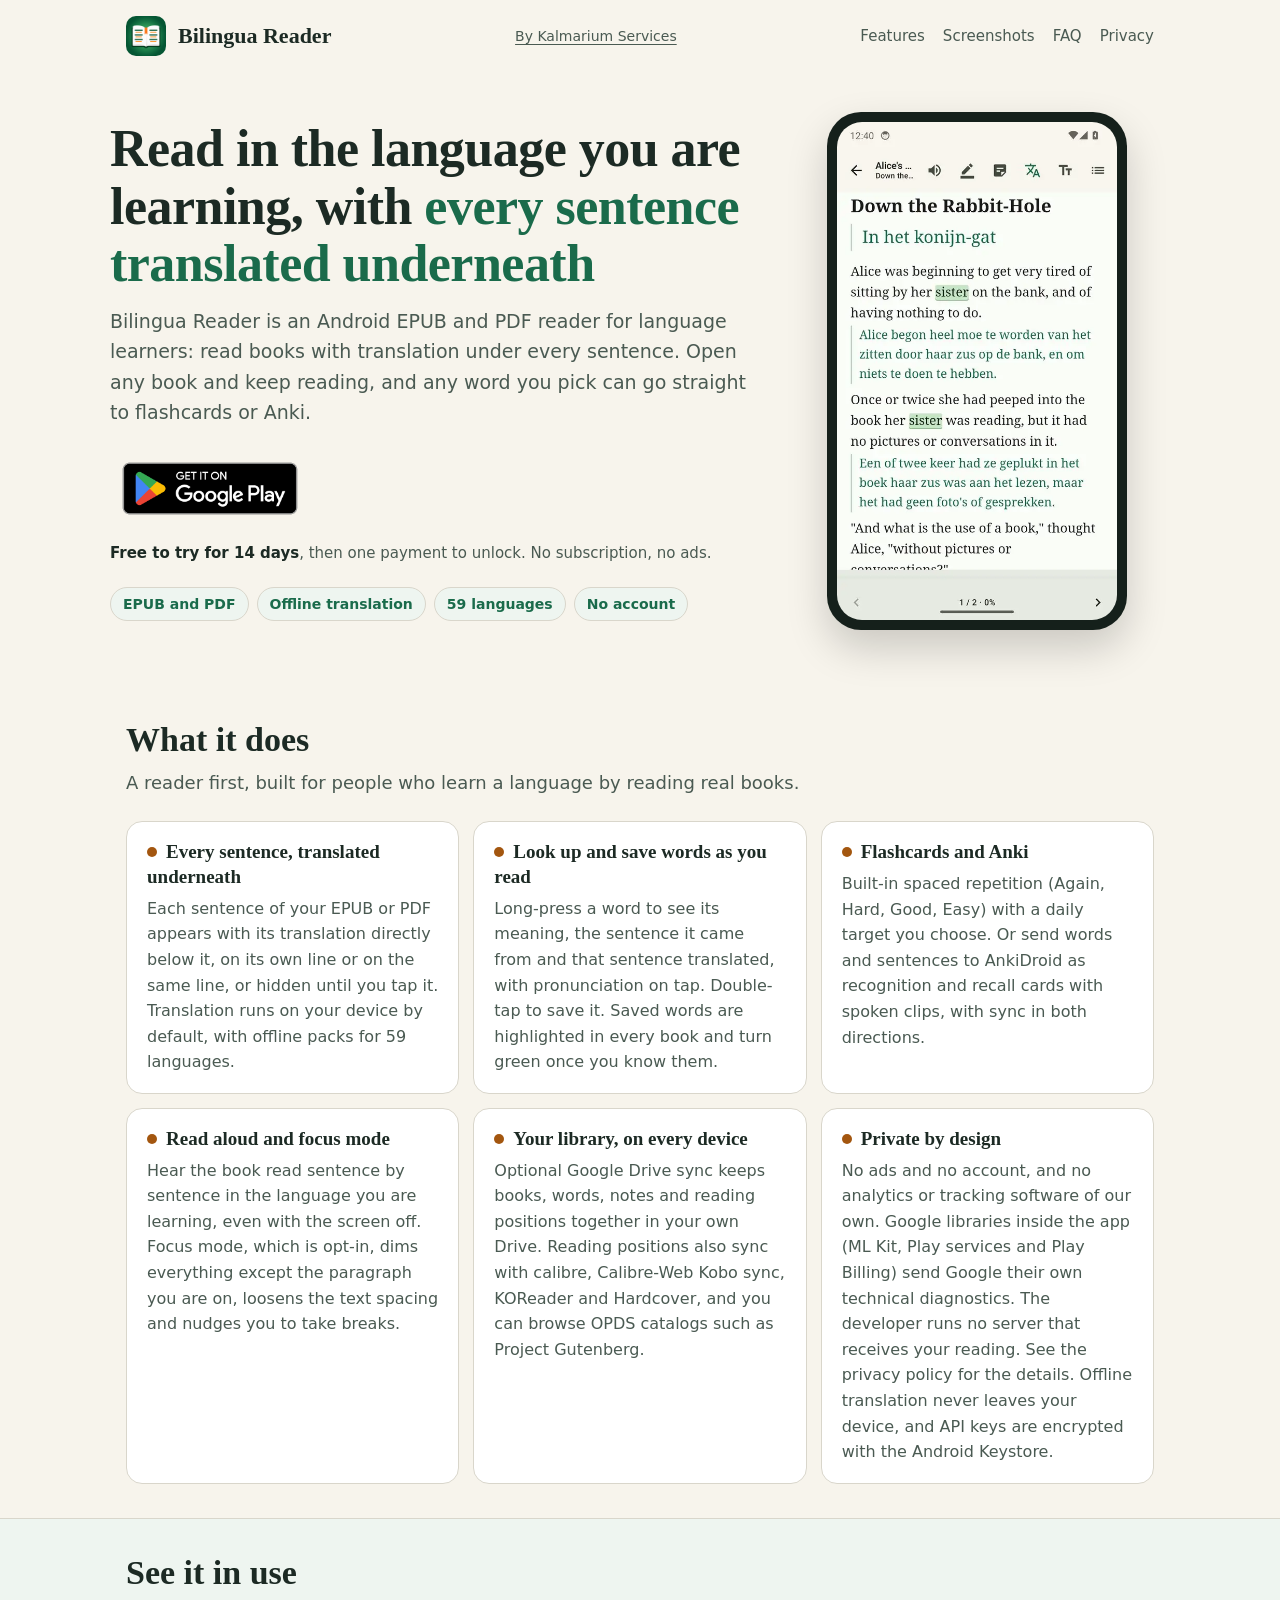
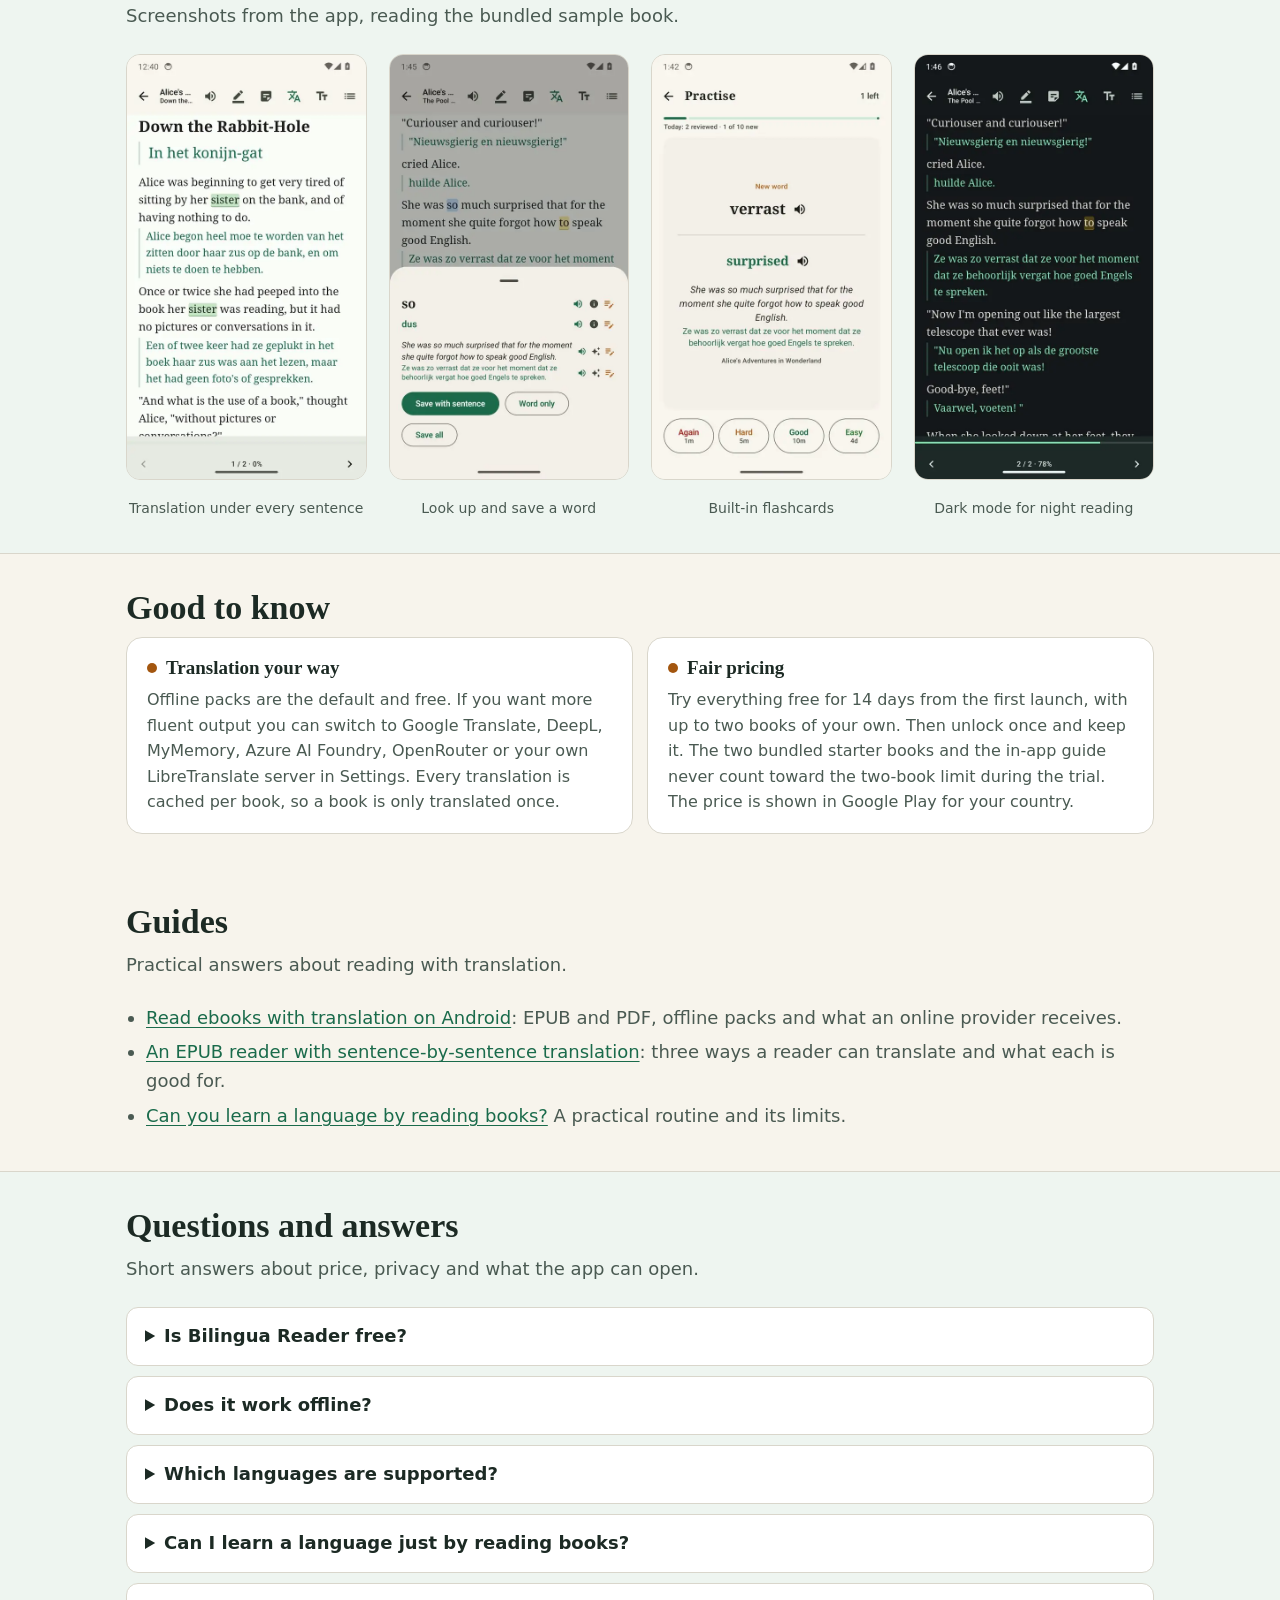
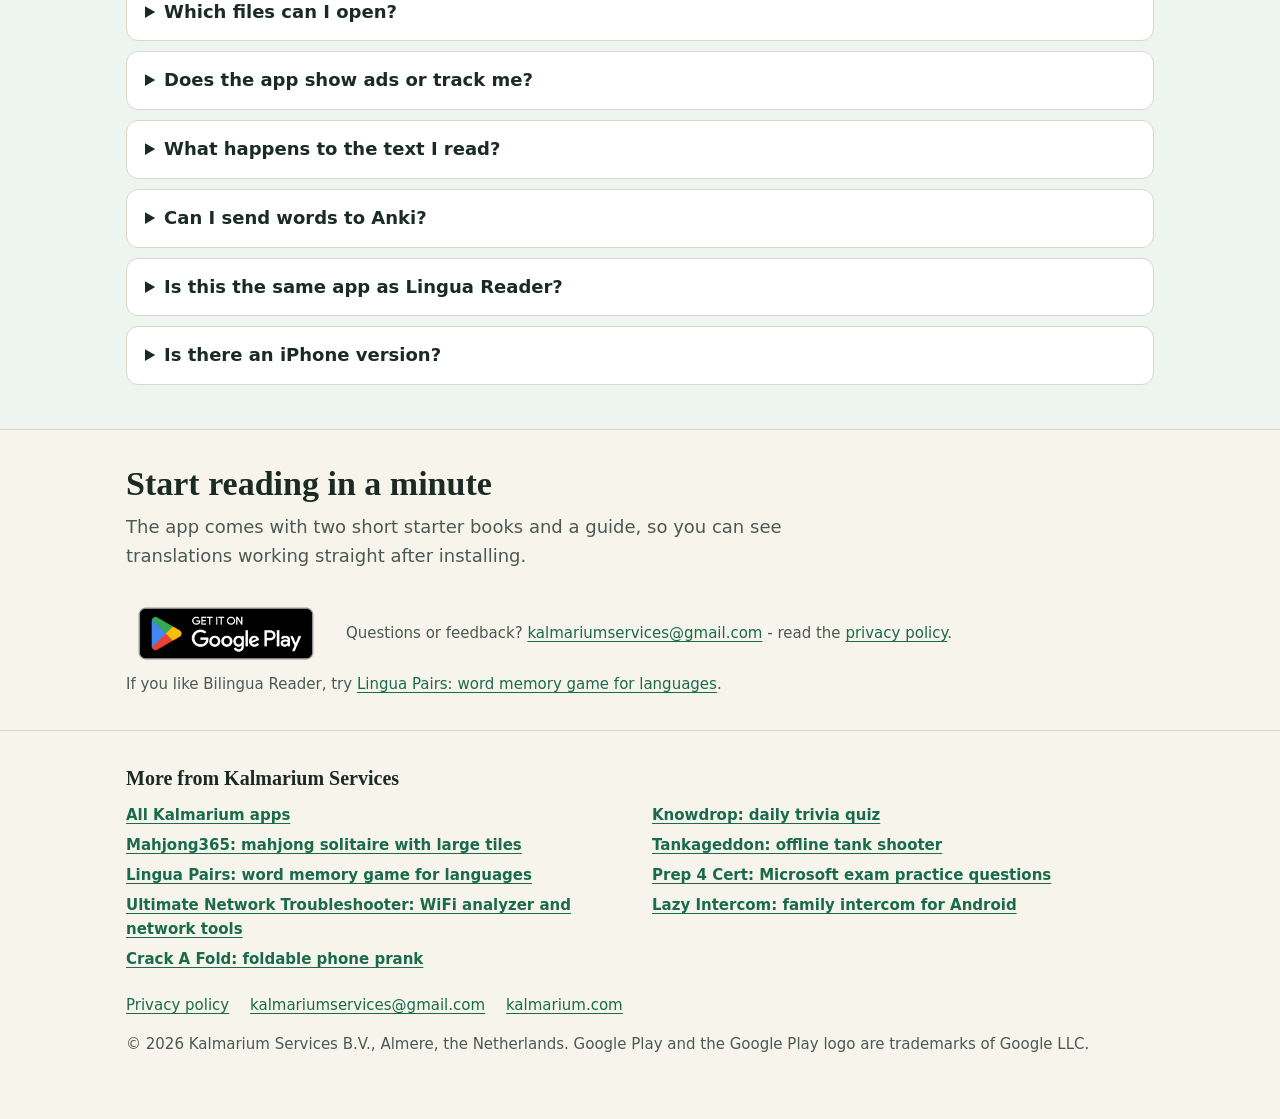
<file: index.html>
<!doctype html>
<html lang="en">
<head>
<meta charset="utf-8">
<meta name="viewport" content="width=device-width, initial-scale=1">
<title>Bilingua Reader: Bilingual EPUB and PDF Reader for Learners</title>
<meta name="description" content="Bilingua Reader is an Android EPUB and PDF reader that shows every sentence with its translation underneath. Offline translation, 14-day trial, pay once.">
<link rel="canonical" href="https://bilingua.kalmarium.com/">
<meta name="theme-color" content="#1a6b4b">
<link rel="icon" type="image/png" href="/img/favicon.png">
<link rel="apple-touch-icon" href="/img/apple-touch-icon.png">
<meta property="og:site_name" content="Bilingua Reader">
<meta property="og:type" content="website">
<meta property="og:title" content="Bilingua Reader: Bilingual EPUB and PDF Reader for Learners">
<meta property="og:description" content="Bilingua Reader is an Android EPUB and PDF reader that shows every sentence with its translation underneath. Offline translation, 14-day trial, pay once.">
<meta property="og:url" content="https://bilingua.kalmarium.com/">
<meta property="og:image" content="https://bilingua.kalmarium.com/img/og-image.jpg">
<meta property="og:image:width" content="1200">
<meta property="og:image:height" content="630">
<meta property="og:image:alt" content="Bilingua Reader showing a book with each sentence translated underneath">
<meta name="twitter:card" content="summary_large_image">
<meta name="twitter:title" content="Bilingua Reader: Bilingual EPUB and PDF Reader for Learners">
<meta name="twitter:description" content="Bilingua Reader is an Android EPUB and PDF reader that shows every sentence with its translation underneath. Offline translation, 14-day trial, pay once.">
<meta name="twitter:image" content="https://bilingua.kalmarium.com/img/og-image.jpg">
<link rel="stylesheet" href="/style.css">
<script type="application/ld+json">
{
  "@context": "https://schema.org",
  "@graph": [
    {
      "@type": "MobileApplication",
      "name": "Bilingua Reader",
      "@id": "https://bilingua.kalmarium.com/#app",
      "alternateName": [
        "Bilingua",
        "Bilingua: Bilingual Books EPUB",
        "Lingua Reader"
      ],
      "operatingSystem": "Android",
      "applicationCategory": "EducationalApplication",
      "featureList": [
        "Offline sentence translation",
        "EPUB and PDF",
        "Flashcards",
        "AnkiDroid sync",
        "Read aloud",
        "Focus mode"
      ],
      "description": "An EPUB and PDF reader for language learners. Every sentence is shown with its translation underneath, translation runs offline by default, and words you save go to built-in flashcards or AnkiDroid. Free to install with a 14-day free trial and a one-time in-app purchase to unlock it. No ads and no account.",
      "url": "https://bilingua.kalmarium.com/",
      "installUrl": "https://play.google.com/store/apps/details?id=com.lingua.reader&referrer=utm_source%3Dwebsite%26utm_medium%3Dhero",
      "image": "https://bilingua.kalmarium.com/img/og-image.jpg",
      "screenshot": [
        "https://bilingua.kalmarium.com/img/reading.webp",
        "https://bilingua.kalmarium.com/img/lookup.webp",
        "https://bilingua.kalmarium.com/img/practice.webp",
        "https://bilingua.kalmarium.com/img/dark.webp"
      ],
      "inLanguage": "en",
      "offers": {
        "@type": "Offer",
        "price": "0",
        "priceCurrency": "EUR",
        "availability": "https://schema.org/InStock",
        "url": "https://play.google.com/store/apps/details?id=com.lingua.reader&referrer=utm_source%3Dwebsite%26utm_medium%3Dhero"
      },
      "publisher": {
        "@id": "https://apps.kalmarium.com/#org"
      }
    },
    {
      "@type": "Organization",
      "@id": "https://apps.kalmarium.com/#org",
      "name": "Kalmarium Services",
      "legalName": "Kalmarium Services B.V.",
      "alternateName": [
        "Kalmarium",
        "Kalmarium Apps"
      ],
      "url": "https://apps.kalmarium.com/",
      "logo": "https://apps.kalmarium.com/brand/dev-icon-512.png",
      "email": "kalmariumservices@gmail.com",
      "sameAs": [
        "https://play.google.com/store/apps/developer?id=Kalmarium+Services",
        "https://www.youtube.com/@kalmariumservices",
        "https://kalmarium.com"
      ]
    },
    {
      "@type": "WebSite",
      "@id": "https://bilingua.kalmarium.com/#website",
      "name": "Bilingua Reader",
      "url": "https://bilingua.kalmarium.com/",
      "inLanguage": "en",
      "publisher": {
        "@id": "https://apps.kalmarium.com/#org"
      }
    },
    {
      "@type": "FAQPage",
      "mainEntity": [
        {
          "@type": "Question",
          "name": "Is Bilingua Reader free?",
          "acceptedAnswer": {
            "@type": "Answer",
            "text": "It is free to download and free to try. You get 14 days with everything unlocked, including up to two books of your own. After that you unlock it once with a single payment through Google Play. There is no subscription, and the purchase belongs to your Google account, so it follows you to a new phone."
          }
        },
        {
          "@type": "Question",
          "name": "Does it work offline?",
          "acceptedAnswer": {
            "@type": "Answer",
            "text": "Yes. By default translation runs on your device with downloadable language packs, so nothing you read is sent anywhere and it works without a connection. You download each pack once. Online translation providers are optional."
          }
        },
        {
          "@type": "Question",
          "name": "Which languages are supported?",
          "acceptedAnswer": {
            "@type": "Answer",
            "text": "The offline packs cover 59 languages, and the Languages screen shows what is already on your device. Online providers such as Google Translate, DeepL, MyMemory, Azure AI Foundry, OpenRouter or your own LibreTranslate server can be switched on in Settings if you want more fluent output."
          }
        },
        {
          "@type": "Question",
          "name": "Can I learn a language just by reading books?",
          "acceptedAnswer": {
            "@type": "Answer",
            "text": "Reading with support is one useful part of learning a language. Bilingua keeps the translation at hand, lets you save the words you meet and review them as flashcards, and reads aloud. It does not replace speaking practice or a course."
          }
        },
        {
          "@type": "Question",
          "name": "Which files can I open?",
          "acceptedAnswer": {
            "@type": "Answer",
            "text": "EPUB books and PDFs. A PDF is re-flowed into readable text so sentence translation works there too. DRM-protected books cannot be opened, and a scanned PDF without a text layer cannot be translated because the app has no OCR."
          }
        },
        {
          "@type": "Question",
          "name": "Does the app show ads or track me?",
          "acceptedAnswer": {
            "@type": "Answer",
            "text": "No ads and no account, and no analytics or tracking software of our own. Google libraries inside the app (ML Kit, Play services and Play Billing) send Google their own technical diagnostics. The developer runs no server that receives your reading. See the privacy policy for the details."
          }
        },
        {
          "@type": "Question",
          "name": "What happens to the text I read?",
          "acceptedAnswer": {
            "@type": "Answer",
            "text": "With the default offline translation it stays on your device. If you choose an online provider, the sentence being translated goes directly from your device to that provider using a key you supply, and the app tells you so before you switch. Optional sync stores your data in your own Google Drive."
          }
        },
        {
          "@type": "Question",
          "name": "Can I send words to Anki?",
          "acceptedAnswer": {
            "@type": "Answer",
            "text": "Yes. Saved words and sentences can go to AnkiDroid as ready-made cards, with spoken clips on both sides, and the sync runs both ways. Without AnkiDroid you can export an Anki-ready file. The app also has its own flashcards with spaced repetition."
          }
        },
        {
          "@type": "Question",
          "name": "Is this the same app as Lingua Reader?",
          "acceptedAnswer": {
            "@type": "Answer",
            "text": "Yes. Lingua Reader was renamed Bilingua Reader in version 5.0. Your library, saved words, notes and settings were kept. On Google Play the listing is called Bilingua: Bilingual Books EPUB."
          }
        },
        {
          "@type": "Question",
          "name": "Is there an iPhone version?",
          "acceptedAnswer": {
            "@type": "Answer",
            "text": "Not at the moment. Bilingua Reader is an Android app, available on Google Play."
          }
        }
      ]
    }
  ]
}
</script>
<script defer src="https://overwatch.kalmarium.com/h.js" data-app="lingua-reader"></script>
</head>
<body>
<a class="skip" href="#main">Skip to content</a>
<header class="site">
  <div class="wrap">
    <a class="brand" href="/"><img src="/img/icon-192.png" width="40" height="40" alt="Bilingua Reader app icon">Bilingua Reader</a>
    <a class="byline" href="https://apps.kalmarium.com/?utm_source=bilingua&amp;utm_medium=byline">By Kalmarium Services</a>
    <nav aria-label="Main">
      <a href="/#features">Features</a>
      <a href="/#screens">Screenshots</a>
      <a href="/#faq">FAQ</a>
      <a href="/privacy-policy.html">Privacy</a>
    </nav>
  </div>
</header>
<main id="main">
  <div class="wrap hero">
    <div>
      <h1>Read in the language you are learning, with <em>every sentence translated underneath</em></h1>
      <p class="lead">Bilingua Reader is an Android EPUB and PDF reader for language learners: read books with translation under every sentence. Open any book and keep reading, and any word you pick can go straight to flashcards or Anki.</p>
      <div class="cta">
        <a class="badge" href="https://play.google.com/store/apps/details?id=com.lingua.reader&amp;referrer=utm_source%3Dwebsite%26utm_medium%3Dhero" aria-label="Get it on Google Play: Bilingua Reader" rel="noopener">
  <img src="/img/google-play-badge.png" alt="Get it on Google Play" width="646" height="250" style="width:200px;height:auto">
</a>
        <p class="price-note"><strong>Free to try for 14 days</strong>, then one payment to unlock. No subscription, no ads.</p>
      </div>
      <ul class="pills">
        <li>EPUB and PDF</li>
        <li>Offline translation</li>
        <li>59 languages</li>
        <li>No account</li>
      </ul>
    </div>
    <div class="hero-shot">
      <div class="phone"><img src="/img/reading.webp" width="540" height="960" alt="Bilingua Reader showing Alice in Wonderland in English with the Dutch translation under each sentence"></div>
    </div>
  </div>

  <section id="features">
    <div class="wrap">
      <h2>What it does</h2>
      <p class="sub">A reader first, built for people who learn a language by reading real books.</p>
      <div class="features">
      <article class="card"><h3>Every sentence, translated underneath</h3><p>Each sentence of your EPUB or PDF appears with its translation directly below it, on its own line or on the same line, or hidden until you tap it. Translation runs on your device by default, with offline packs for 59 languages.</p></article>
      <article class="card"><h3>Look up and save words as you read</h3><p>Long-press a word to see its meaning, the sentence it came from and that sentence translated, with pronunciation on tap. Double-tap to save it. Saved words are highlighted in every book and turn green once you know them.</p></article>
      <article class="card"><h3>Flashcards and Anki</h3><p>Built-in spaced repetition (Again, Hard, Good, Easy) with a daily target you choose. Or send words and sentences to AnkiDroid as recognition and recall cards with spoken clips, with sync in both directions.</p></article>
      <article class="card"><h3>Read aloud and focus mode</h3><p>Hear the book read sentence by sentence in the language you are learning, even with the screen off. Focus mode, which is opt-in, dims everything except the paragraph you are on, loosens the text spacing and nudges you to take breaks.</p></article>
      <article class="card"><h3>Your library, on every device</h3><p>Optional Google Drive sync keeps books, words, notes and reading positions together in your own Drive. Reading positions also sync with calibre, Calibre-Web Kobo sync, KOReader and Hardcover, and you can browse OPDS catalogs such as Project Gutenberg.</p></article>
      <article class="card"><h3>Private by design</h3><p>No ads and no account, and no analytics or tracking software of our own. Google libraries inside the app (ML Kit, Play services and Play Billing) send Google their own technical diagnostics. The developer runs no server that receives your reading. See the privacy policy for the details. Offline translation never leaves your device, and API keys are encrypted with the Android Keystore.</p></article>
      </div>
    </div>
  </section>

  <section id="screens" class="band">
    <div class="wrap">
      <h2>See it in use</h2>
      <p class="sub">Screenshots from the app, reading the bundled sample book.</p>
      <div class="shots">
      <figure><img src="/img/reading.webp" width="540" height="960" loading="lazy" alt="Bilingua Reader showing an English book with the Dutch translation under each sentence"><figcaption>Translation under every sentence</figcaption></figure>
      <figure><img src="/img/lookup.webp" width="540" height="960" loading="lazy" alt="Word lookup sheet with the translation, the sentence and buttons to save the word"><figcaption>Look up and save a word</figcaption></figure>
      <figure><img src="/img/practice.webp" width="540" height="960" loading="lazy" alt="A flashcard with Again, Hard, Good and Easy buttons"><figcaption>Built-in flashcards</figcaption></figure>
      <figure><img src="/img/dark.webp" width="540" height="960" loading="lazy" alt="The reader in dark mode with green translated lines"><figcaption>Dark mode for night reading</figcaption></figure>
      </div>
    </div>
  </section>

  <section id="good-to-know">
    <div class="wrap">
      <h2>Good to know</h2>
      <div class="two">
        <article class="card">
          <h3>Translation your way</h3>
          <p>Offline packs are the default and free. If you want more fluent output you can switch to Google Translate, DeepL, MyMemory, Azure AI Foundry, OpenRouter or your own LibreTranslate server in Settings. Every translation is cached per book, so a book is only translated once.</p>
        </article>
        <article class="card">
          <h3>Fair pricing</h3>
          <p>Try everything free for 14 days from the first launch, with up to two books of your own. Then unlock once and keep it. The two bundled starter books and the in-app guide never count toward the two-book limit during the trial. The price is shown in Google Play for your country.</p>
        </article>
      </div>
    </div>
  </section>

  <section id="guides">
    <div class="wrap">
      <h2>Guides</h2>
      <p class="sub">Practical answers about reading with translation.</p>
      <ul class="facts">
        <li><a href="/read-ebooks-with-translation/">Read ebooks with translation on Android</a>: EPUB and PDF, offline packs and what an online provider receives.</li>
        <li><a href="/epub-reader-with-translation/">An EPUB reader with sentence-by-sentence translation</a>: three ways a reader can translate and what each is good for.</li>
        <li><a href="/learn-a-language-by-reading-books/">Can you learn a language by reading books?</a> A practical routine and its limits.</li>
      </ul>
    </div>
  </section>

  <section id="faq" class="band">
    <div class="wrap">
      <h2>Questions and answers</h2>
      <p class="sub">Short answers about price, privacy and what the app can open.</p>
      <details><summary>Is Bilingua Reader free?</summary><p>It is free to download and free to try. You get 14 days with everything unlocked, including up to two books of your own. After that you unlock it once with a single payment through Google Play. There is no subscription, and the purchase belongs to your Google account, so it follows you to a new phone.</p></details>
      <details><summary>Does it work offline?</summary><p>Yes. By default translation runs on your device with downloadable language packs, so nothing you read is sent anywhere and it works without a connection. You download each pack once. Online translation providers are optional.</p></details>
      <details><summary>Which languages are supported?</summary><p>The offline packs cover 59 languages, and the Languages screen shows what is already on your device. Online providers such as Google Translate, DeepL, MyMemory, Azure AI Foundry, OpenRouter or your own LibreTranslate server can be switched on in Settings if you want more fluent output.</p></details>
      <details><summary>Can I learn a language just by reading books?</summary><p>Reading with support is one useful part of learning a language. Bilingua keeps the translation at hand, lets you save the words you meet and review them as flashcards, and reads aloud. It does not replace speaking practice or a course.</p></details>
      <details><summary>Which files can I open?</summary><p>EPUB books and PDFs. A PDF is re-flowed into readable text so sentence translation works there too. DRM-protected books cannot be opened, and a scanned PDF without a text layer cannot be translated because the app has no OCR.</p></details>
      <details><summary>Does the app show ads or track me?</summary><p>No ads and no account, and no analytics or tracking software of our own. Google libraries inside the app (ML Kit, Play services and Play Billing) send Google their own technical diagnostics. The developer runs no server that receives your reading. See the privacy policy for the details.</p></details>
      <details><summary>What happens to the text I read?</summary><p>With the default offline translation it stays on your device. If you choose an online provider, the sentence being translated goes directly from your device to that provider using a key you supply, and the app tells you so before you switch. Optional sync stores your data in your own Google Drive.</p></details>
      <details><summary>Can I send words to Anki?</summary><p>Yes. Saved words and sentences can go to AnkiDroid as ready-made cards, with spoken clips on both sides, and the sync runs both ways. Without AnkiDroid you can export an Anki-ready file. The app also has its own flashcards with spaced repetition.</p></details>
      <details><summary>Is this the same app as Lingua Reader?</summary><p>Yes. Lingua Reader was renamed Bilingua Reader in version 5.0. Your library, saved words, notes and settings were kept. On Google Play the listing is called Bilingua: Bilingual Books EPUB.</p></details>
      <details><summary>Is there an iPhone version?</summary><p>Not at the moment. Bilingua Reader is an Android app, available on Google Play.</p></details>
    </div>
  </section>

  <section id="get">
    <div class="wrap">
      <h2>Start reading in a minute</h2>
      <p class="sub">The app comes with two short starter books and a guide, so you can see translations working straight after installing.</p>
      <div class="cta">
        <a class="badge" href="https://play.google.com/store/apps/details?id=com.lingua.reader&amp;referrer=utm_source%3Dwebsite%26utm_medium%3Dbottom" aria-label="Get it on Google Play: Bilingua Reader" rel="noopener">
  <img loading="lazy" src="/img/google-play-badge.png" alt="Get it on Google Play" width="646" height="250" style="width:200px;height:auto">
</a>
        <p class="price-note">Questions or feedback? <a href="mailto:kalmariumservices@gmail.com">kalmariumservices@gmail.com</a> - read the <a href="/privacy-policy.html">privacy policy</a>.</p>
      </div>
      <p class="price-note">If you like Bilingua Reader, try <a href="https://lingua.kalmarium.com/?utm_source=bilingua&amp;utm_medium=related">Lingua Pairs: word memory game for languages</a>.</p>
    </div>
  </section>
</main>
<footer class="site">
  <div class="wrap">
    <h2>More from Kalmarium Services</h2>
    <ul class="more">
      <li><a href="https://apps.kalmarium.com/?utm_source=bilingua&amp;utm_medium=footer">All Kalmarium apps</a></li>
      <li><a href="https://knowdrop.kalmarium.com/?utm_source=bilingua&amp;utm_medium=footer&amp;utm_campaign=sister">Knowdrop: daily trivia quiz</a></li>
      <li><a href="https://mahjong365.kalmarium.com/?utm_source=bilingua&amp;utm_medium=footer&amp;utm_campaign=sister">Mahjong365: mahjong solitaire with large tiles</a></li>
      <li><a href="https://tankageddon.kalmarium.com/?utm_source=bilingua&amp;utm_medium=footer&amp;utm_campaign=sister">Tankageddon: offline tank shooter</a></li>
      <li><a href="https://lingua.kalmarium.com/?utm_source=bilingua&amp;utm_medium=footer&amp;utm_campaign=sister">Lingua Pairs: word memory game for languages</a></li>
      <li><a href="https://prep4cert.kalmarium.com/?utm_source=bilingua&amp;utm_medium=footer&amp;utm_campaign=sister">Prep 4 Cert: Microsoft exam practice questions</a></li>
      <li><a href="https://netcheck.kalmarium.com/?utm_source=bilingua&amp;utm_medium=footer&amp;utm_campaign=sister">Ultimate Network Troubleshooter: WiFi analyzer and network tools</a></li>
      <li><a href="https://intercom.kalmarium.com/?utm_source=bilingua&amp;utm_medium=footer&amp;utm_campaign=sister">Lazy Intercom: family intercom for Android</a></li>
      <li><a href="https://crackafold.kalmarium.com/?utm_source=bilingua&amp;utm_medium=footer&amp;utm_campaign=sister">Crack A Fold: foldable phone prank</a></li>
    </ul>
    <p class="legal"><a href="/privacy-policy.html">Privacy policy</a> <a href="mailto:kalmariumservices@gmail.com">kalmariumservices@gmail.com</a> <a href="https://kalmarium.com">kalmarium.com</a></p>
    <p>&copy; 2026 Kalmarium Services B.V., Almere, the Netherlands. Google Play and the Google Play logo are trademarks of Google LLC.</p>
  </div>
</footer>
</body>
</html>
</file>
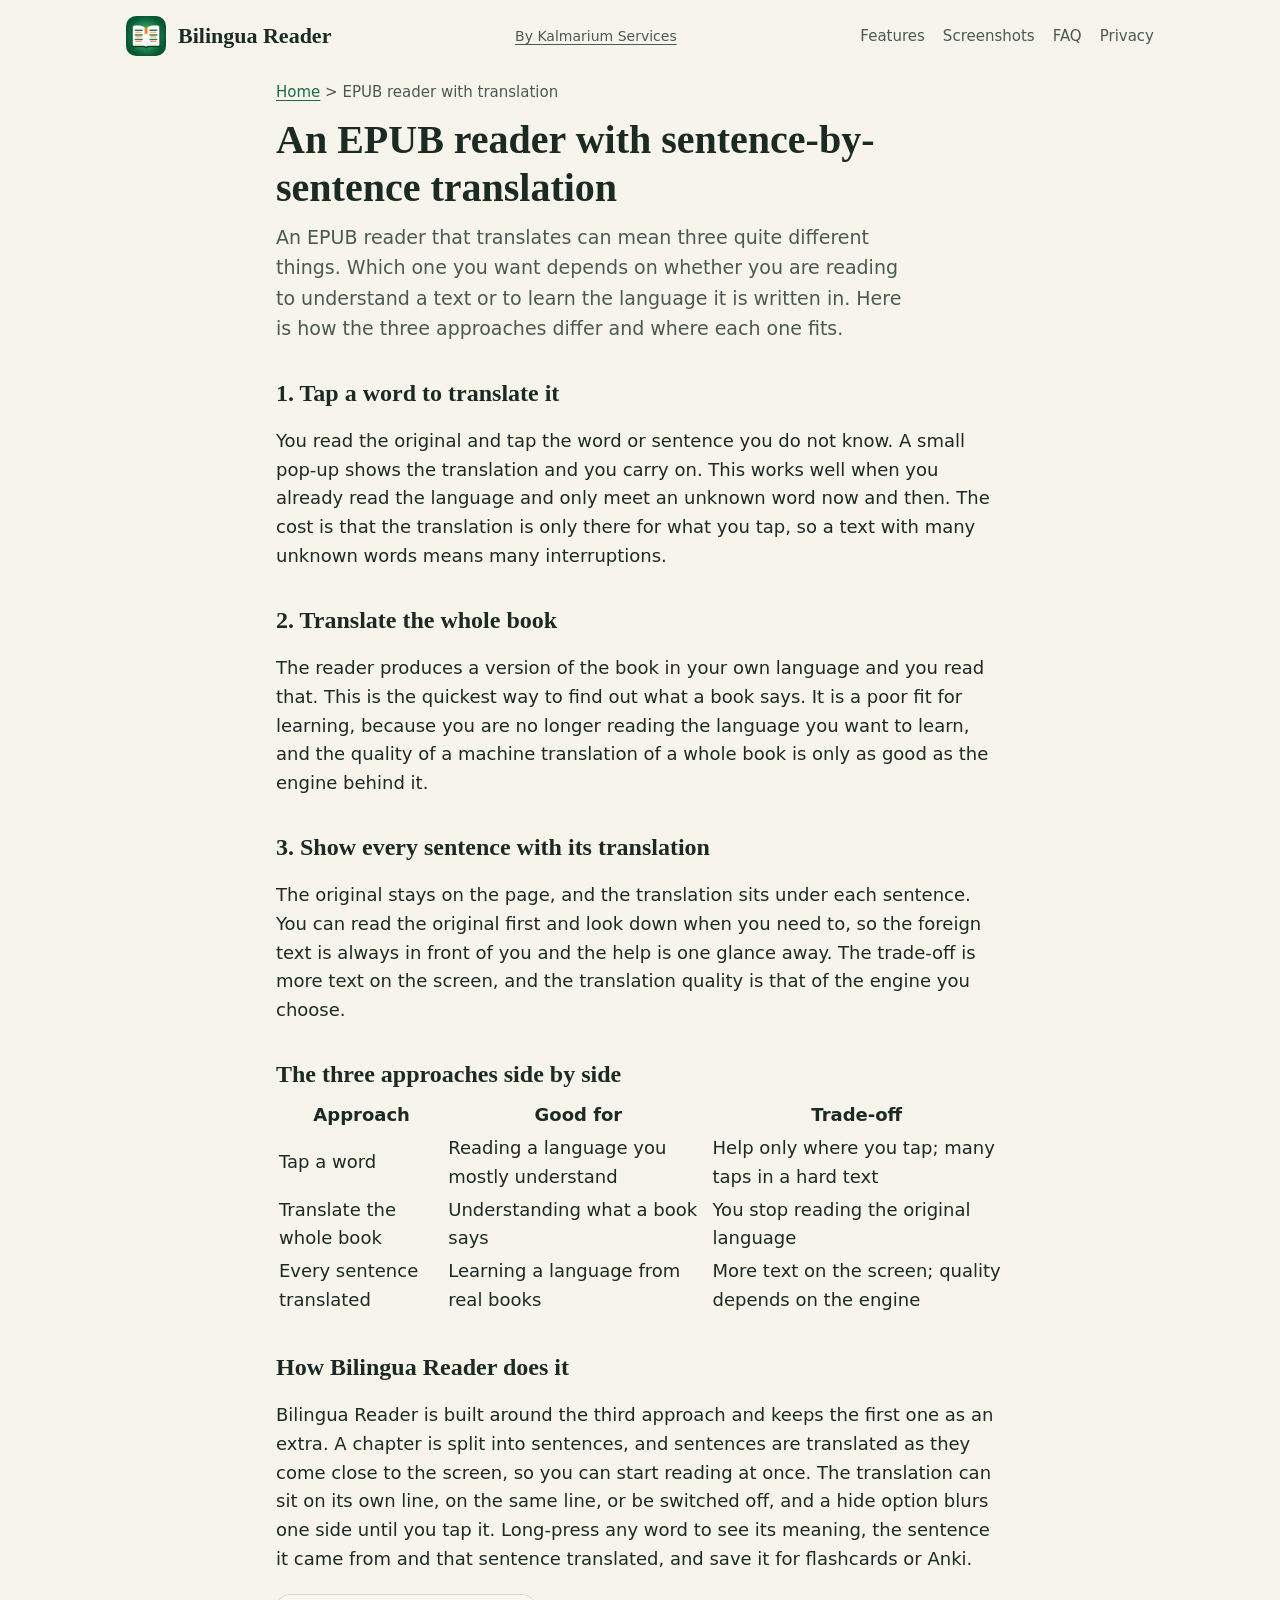
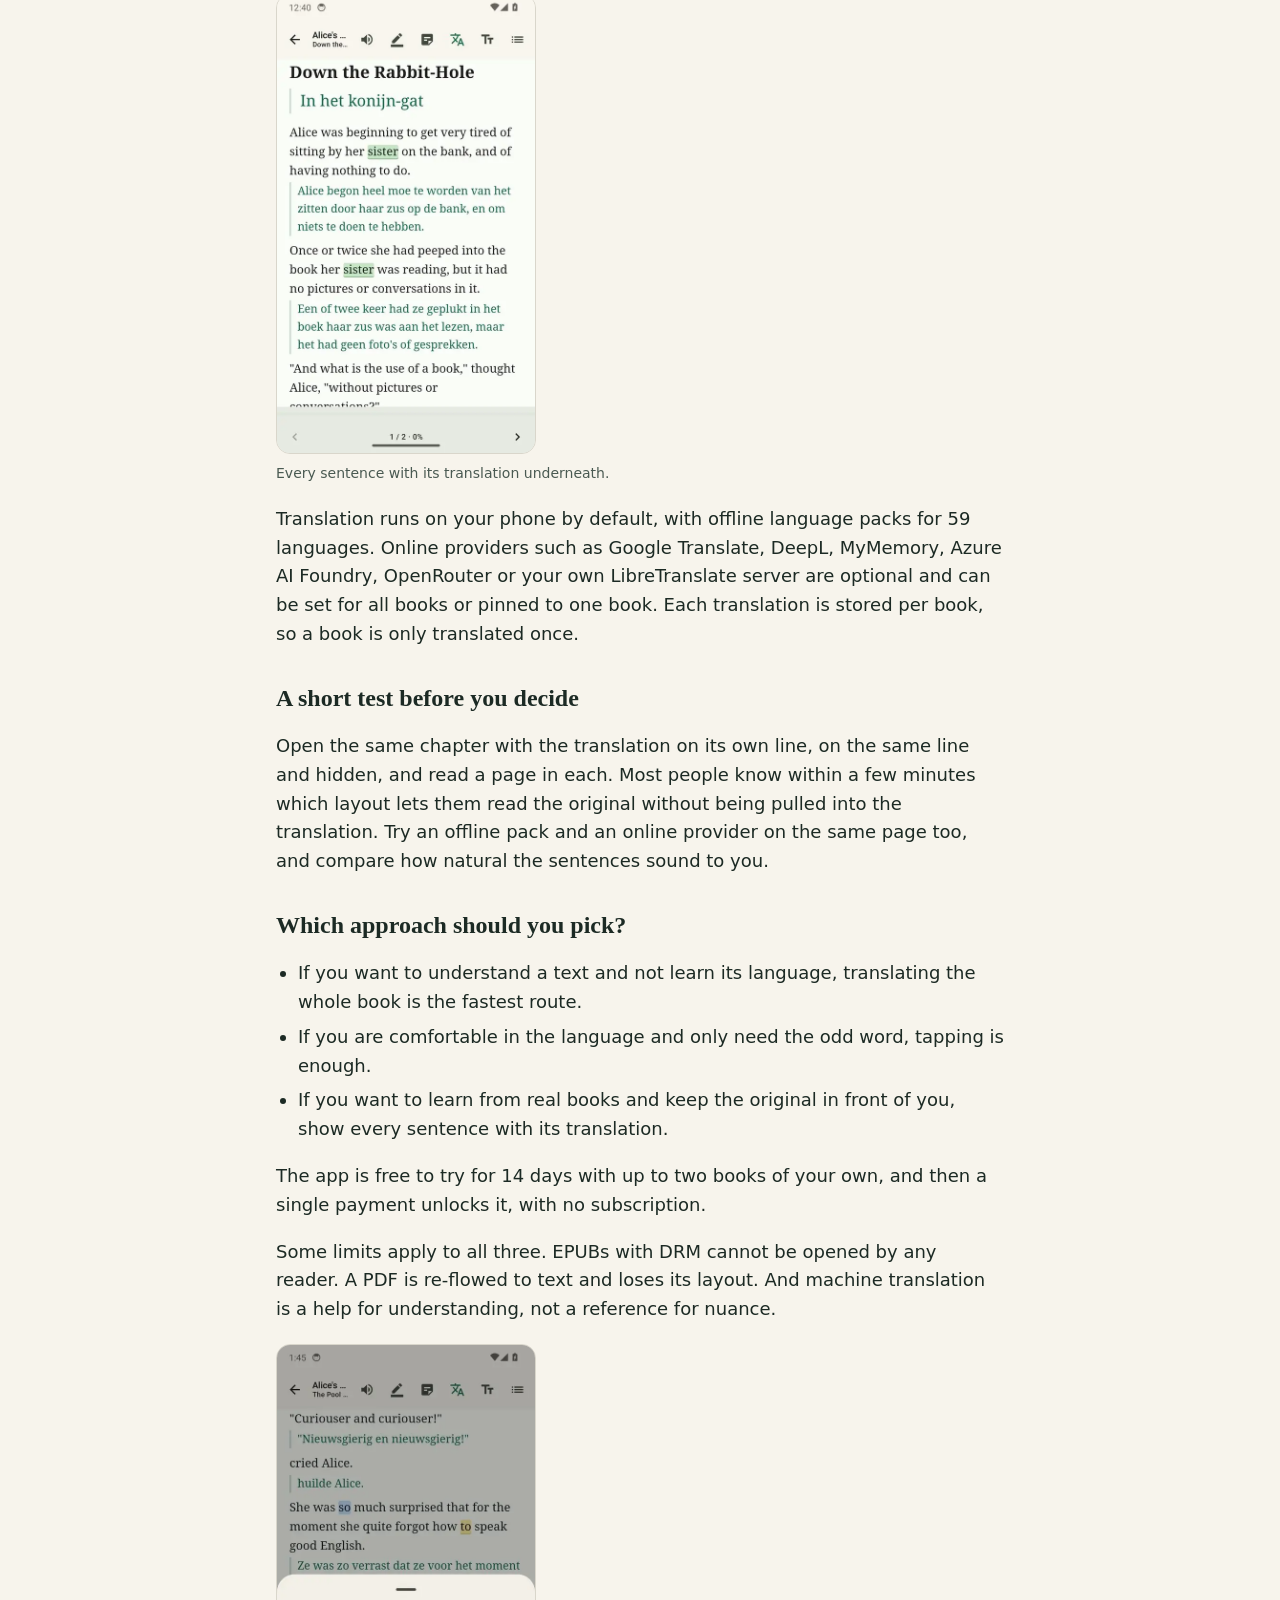
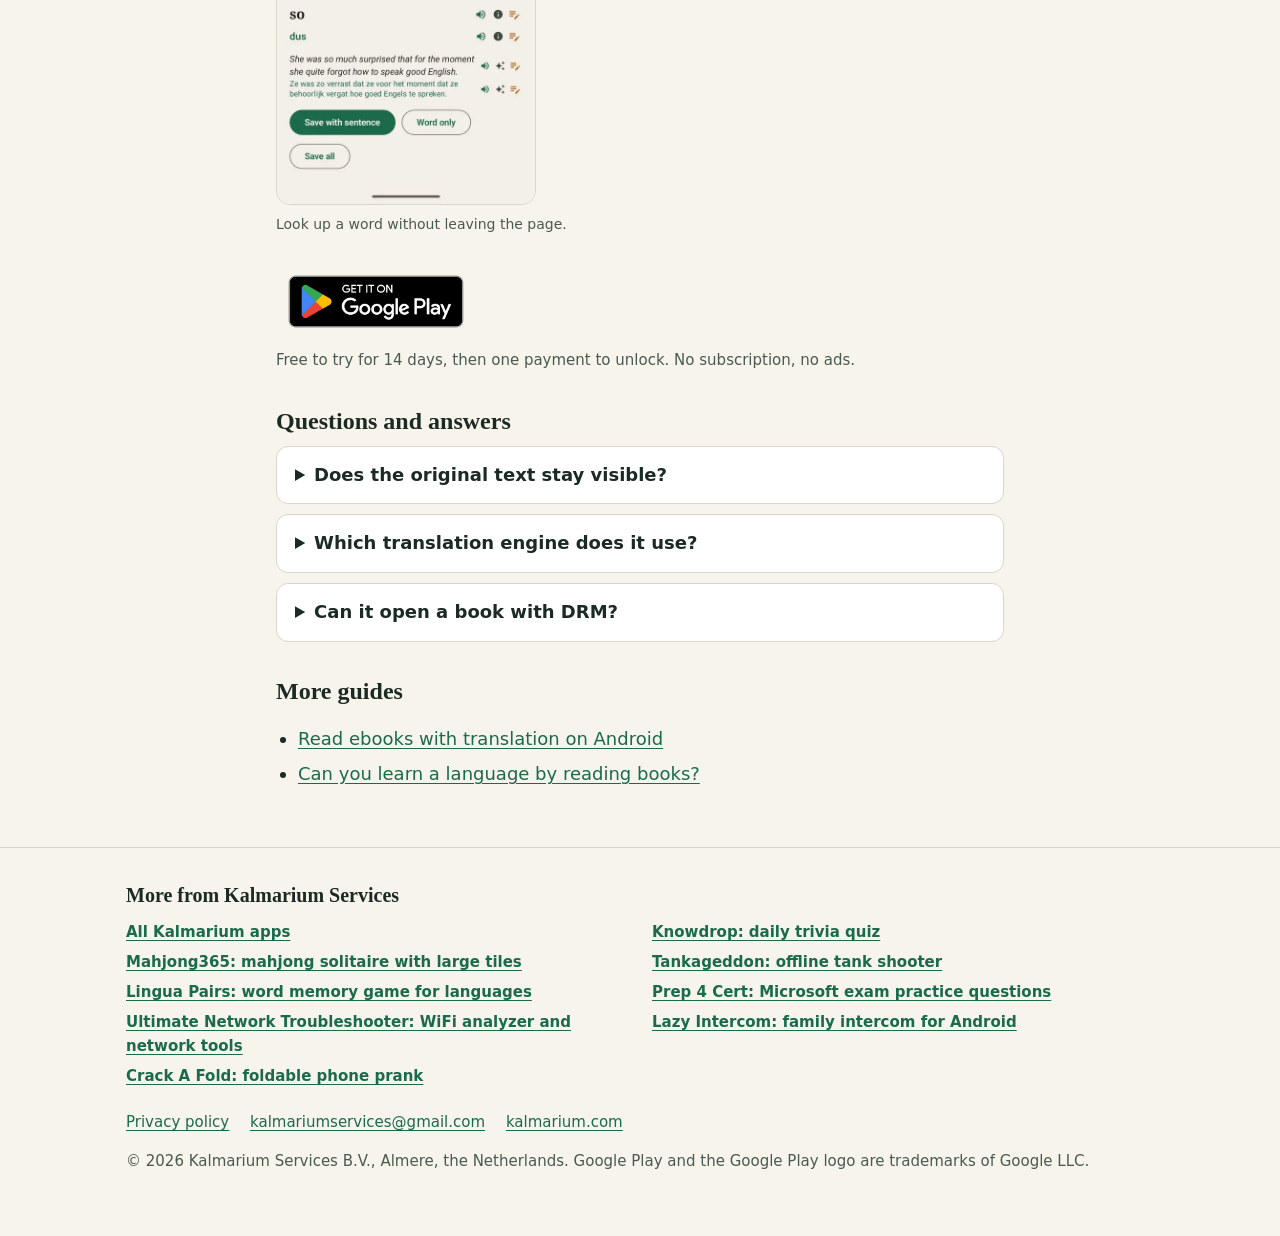
<file: epub-reader-with-translation/index.html>
<!doctype html>
<html lang="en">
<head>
<meta charset="utf-8">
<meta name="viewport" content="width=device-width, initial-scale=1">
<title>EPUB Reader with Sentence Translation for Android</title>
<meta name="description" content="Three ways an EPUB reader can translate: tap a word, translate the whole book, or show every sentence with its translation. What each is good for.">
<link rel="canonical" href="https://bilingua.kalmarium.com/epub-reader-with-translation/">
<meta name="theme-color" content="#1a6b4b">
<link rel="icon" type="image/png" href="/img/favicon.png">
<link rel="apple-touch-icon" href="/img/apple-touch-icon.png">
<meta property="og:site_name" content="Bilingua Reader">
<meta property="og:type" content="article">
<meta property="og:locale" content="en_US">
<meta property="og:title" content="EPUB Reader with Sentence Translation for Android">
<meta property="og:description" content="Three ways an EPUB reader can translate: tap a word, translate the whole book, or show every sentence with its translation. What each is good for.">
<meta property="og:url" content="https://bilingua.kalmarium.com/epub-reader-with-translation/">
<meta property="og:image" content="https://bilingua.kalmarium.com/img/og-image.jpg">
<meta property="og:image:width" content="1200">
<meta property="og:image:height" content="630">
<meta property="og:image:alt" content="Bilingua Reader showing a book with each sentence translated underneath">
<meta name="twitter:card" content="summary_large_image">
<meta name="twitter:title" content="EPUB Reader with Sentence Translation for Android">
<meta name="twitter:description" content="Three ways an EPUB reader can translate: tap a word, translate the whole book, or show every sentence with its translation. What each is good for.">
<meta name="twitter:image" content="https://bilingua.kalmarium.com/img/og-image.jpg">
<link rel="stylesheet" href="/style.css">
<script type="application/ld+json">
{
  "@context": "https://schema.org",
  "@graph": [
    {
      "@type": "Article",
      "@id": "https://bilingua.kalmarium.com/epub-reader-with-translation/#article",
      "headline": "An EPUB reader with sentence-by-sentence translation",
      "description": "Three ways an EPUB reader can translate: tap a word, translate the whole book, or show every sentence with its translation. What each is good for.",
      "inLanguage": "en",
      "datePublished": "2026-11-26",
      "dateModified": "2026-11-26",
      "mainEntityOfPage": "https://bilingua.kalmarium.com/epub-reader-with-translation/",
      "image": "https://bilingua.kalmarium.com/img/reading.webp",
      "author": {
        "@id": "https://apps.kalmarium.com/#org"
      },
      "publisher": {
        "@id": "https://apps.kalmarium.com/#org"
      }
    },
    {
      "@type": "BreadcrumbList",
      "itemListElement": [
        {
          "@type": "ListItem",
          "position": 1,
          "name": "Home",
          "item": "https://bilingua.kalmarium.com/"
        },
        {
          "@type": "ListItem",
          "position": 2,
          "name": "EPUB reader with translation",
          "item": "https://bilingua.kalmarium.com/epub-reader-with-translation/"
        }
      ]
    },
    {
      "@type": "FAQPage",
      "mainEntity": [
        {
          "@type": "Question",
          "name": "Does the original text stay visible?",
          "acceptedAnswer": {
            "@type": "Answer",
            "text": "Yes. The translation is added under each sentence, and the original text stays where it is. You can also switch the translation off or hide it until you tap."
          }
        },
        {
          "@type": "Question",
          "name": "Which translation engine does it use?",
          "acceptedAnswer": {
            "@type": "Answer",
            "text": "By default the on-device models, which work offline. You can switch to Google Translate, DeepL, MyMemory, Azure AI Foundry, OpenRouter or your own LibreTranslate server in Settings. An online provider receives the sentence being translated."
          }
        },
        {
          "@type": "Question",
          "name": "Can it open a book with DRM?",
          "acceptedAnswer": {
            "@type": "Answer",
            "text": "No. DRM-protected books are encrypted and cannot be opened. The app reads EPUB and PDF files without DRM, from your phone or from OPDS catalogues such as Project Gutenberg."
          }
        }
      ]
    }
  ]
}
</script>
<script defer src="https://overwatch.kalmarium.com/h.js" data-app="lingua-reader"></script>
</head>
<body>
<a class="skip" href="#main">Skip to content</a>
<header class="site">
  <div class="wrap">
    <a class="brand" href="/"><img src="/img/icon-192.png" width="40" height="40" alt="Bilingua Reader app icon">Bilingua Reader</a>
    <a class="byline" href="https://apps.kalmarium.com/?utm_source=bilingua&amp;utm_medium=byline">By Kalmarium Services</a>
    <nav aria-label="Main">
      <a href="/#features">Features</a>
      <a href="/#screens">Screenshots</a>
      <a href="/#faq">FAQ</a>
      <a href="/privacy-policy.html">Privacy</a>
    </nav>
  </div>
</header>
<main id="main" class="wrap guide">
<p class="crumbs"><a href="/">Home</a> &gt; EPUB reader with translation</p>
<h1>An EPUB reader with sentence-by-sentence translation</h1>
<p class="lead">An EPUB reader that translates can mean three quite different things. Which one you want depends on whether you are reading to understand a text or to learn the language it is written in. Here is how the three approaches differ and where each one fits.</p>

<h2>1. Tap a word to translate it</h2>
<p>You read the original and tap the word or sentence you do not know. A small pop-up shows the translation and you carry on. This works well when you already read the language and only meet an unknown word now and then. The cost is that the translation is only there for what you tap, so a text with many unknown words means many interruptions.</p>

<h2>2. Translate the whole book</h2>
<p>The reader produces a version of the book in your own language and you read that. This is the quickest way to find out what a book says. It is a poor fit for learning, because you are no longer reading the language you want to learn, and the quality of a machine translation of a whole book is only as good as the engine behind it.</p>

<h2>3. Show every sentence with its translation</h2>
<p>The original stays on the page, and the translation sits under each sentence. You can read the original first and look down when you need to, so the foreign text is always in front of you and the help is one glance away. The trade-off is more text on the screen, and the translation quality is that of the engine you choose.</p>

<h2>The three approaches side by side</h2>
<table>
<tr><th>Approach</th><th>Good for</th><th>Trade-off</th></tr>
<tr><td>Tap a word</td><td>Reading a language you mostly understand</td><td>Help only where you tap; many taps in a hard text</td></tr>
<tr><td>Translate the whole book</td><td>Understanding what a book says</td><td>You stop reading the original language</td></tr>
<tr><td>Every sentence translated</td><td>Learning a language from real books</td><td>More text on the screen; quality depends on the engine</td></tr>
</table>

<h2>How Bilingua Reader does it</h2>
<p>Bilingua Reader is built around the third approach and keeps the first one as an extra. A chapter is split into sentences, and sentences are translated as they come close to the screen, so you can start reading at once. The translation can sit on its own line, on the same line, or be switched off, and a hide option blurs one side until you tap it. Long-press any word to see its meaning, the sentence it came from and that sentence translated, and save it for flashcards or Anki.</p>
<figure><img src="/img/reading.webp" width="540" height="960" alt="Bilingua Reader showing an English book with the Dutch translation under each sentence"><figcaption>Every sentence with its translation underneath.</figcaption></figure>
<p>Translation runs on your phone by default, with offline language packs for 59 languages. Online providers such as Google Translate, DeepL, MyMemory, Azure AI Foundry, OpenRouter or your own LibreTranslate server are optional and can be set for all books or pinned to one book. Each translation is stored per book, so a book is only translated once.</p>

<h2>A short test before you decide</h2>
<p>Open the same chapter with the translation on its own line, on the same line and hidden, and read a page in each. Most people know within a few minutes which layout lets them read the original without being pulled into the translation. Try an offline pack and an online provider on the same page too, and compare how natural the sentences sound to you.</p>

<h2>Which approach should you pick?</h2>
<ul>
<li>If you want to understand a text and not learn its language, translating the whole book is the fastest route.</li>
<li>If you are comfortable in the language and only need the odd word, tapping is enough.</li>
<li>If you want to learn from real books and keep the original in front of you, show every sentence with its translation.</li>
</ul>
<p>The app is free to try for 14 days with up to two books of your own, and then a single payment unlocks it, with no subscription.</p>
<p>Some limits apply to all three. EPUBs with DRM cannot be opened by any reader. A PDF is re-flowed to text and loses its layout. And machine translation is a help for understanding, not a reference for nuance.</p>
<figure><img src="/img/lookup.webp" width="540" height="960" alt="Word lookup sheet with the translation, the sentence and buttons to save the word"><figcaption>Look up a word without leaving the page.</figcaption></figure>

<div class="cta"><a class="badge" href="https://play.google.com/store/apps/details?id=com.lingua.reader&amp;referrer=utm_source%3Dwebsite%26utm_medium%3Depub-reader-with-translation" aria-label="Get it on Google Play: Bilingua Reader" rel="noopener"><img src="/img/google-play-badge.png" alt="Get it on Google Play" width="646" height="250" style="width:200px;height:auto"></a></div>
<p class="price-note">Free to try for 14 days, then one payment to unlock. No subscription, no ads.</p>

<h2>Questions and answers</h2>
<details><summary>Does the original text stay visible?</summary><p>Yes. The translation is added under each sentence, and the original text stays where it is. You can also switch the translation off or hide it until you tap.</p></details>
<details><summary>Which translation engine does it use?</summary><p>By default the on-device models, which work offline. You can switch to Google Translate, DeepL, MyMemory, Azure AI Foundry, OpenRouter or your own LibreTranslate server in Settings. An online provider receives the sentence being translated.</p></details>
<details><summary>Can it open a book with DRM?</summary><p>No. DRM-protected books are encrypted and cannot be opened. The app reads EPUB and PDF files without DRM, from your phone or from OPDS catalogues such as Project Gutenberg.</p></details>

<h2>More guides</h2>
<ul><li><a href="/read-ebooks-with-translation/">Read ebooks with translation on Android</a></li><li><a href="/learn-a-language-by-reading-books/">Can you learn a language by reading books?</a></li></ul>
</main>
<footer class="site">
  <div class="wrap">
    <h2>More from Kalmarium Services</h2>
    <ul class="more">
      <li><a href="https://apps.kalmarium.com/?utm_source=bilingua&amp;utm_medium=footer">All Kalmarium apps</a></li>
      <li><a href="https://knowdrop.kalmarium.com/?utm_source=bilingua&amp;utm_medium=footer&amp;utm_campaign=sister">Knowdrop: daily trivia quiz</a></li>
      <li><a href="https://mahjong365.kalmarium.com/?utm_source=bilingua&amp;utm_medium=footer&amp;utm_campaign=sister">Mahjong365: mahjong solitaire with large tiles</a></li>
      <li><a href="https://tankageddon.kalmarium.com/?utm_source=bilingua&amp;utm_medium=footer&amp;utm_campaign=sister">Tankageddon: offline tank shooter</a></li>
      <li><a href="https://lingua.kalmarium.com/?utm_source=bilingua&amp;utm_medium=footer&amp;utm_campaign=sister">Lingua Pairs: word memory game for languages</a></li>
      <li><a href="https://prep4cert.kalmarium.com/?utm_source=bilingua&amp;utm_medium=footer&amp;utm_campaign=sister">Prep 4 Cert: Microsoft exam practice questions</a></li>
      <li><a href="https://netcheck.kalmarium.com/?utm_source=bilingua&amp;utm_medium=footer&amp;utm_campaign=sister">Ultimate Network Troubleshooter: WiFi analyzer and network tools</a></li>
      <li><a href="https://intercom.kalmarium.com/?utm_source=bilingua&amp;utm_medium=footer&amp;utm_campaign=sister">Lazy Intercom: family intercom for Android</a></li>
      <li><a href="https://crackafold.kalmarium.com/?utm_source=bilingua&amp;utm_medium=footer&amp;utm_campaign=sister">Crack A Fold: foldable phone prank</a></li>
    </ul>
    <p class="legal"><a href="/privacy-policy.html">Privacy policy</a> <a href="mailto:kalmariumservices@gmail.com">kalmariumservices@gmail.com</a> <a href="https://kalmarium.com">kalmarium.com</a></p>
    <p>&copy; 2026 Kalmarium Services B.V., Almere, the Netherlands. Google Play and the Google Play logo are trademarks of Google LLC.</p>
  </div>
</footer>
</body>
</html>
</file>
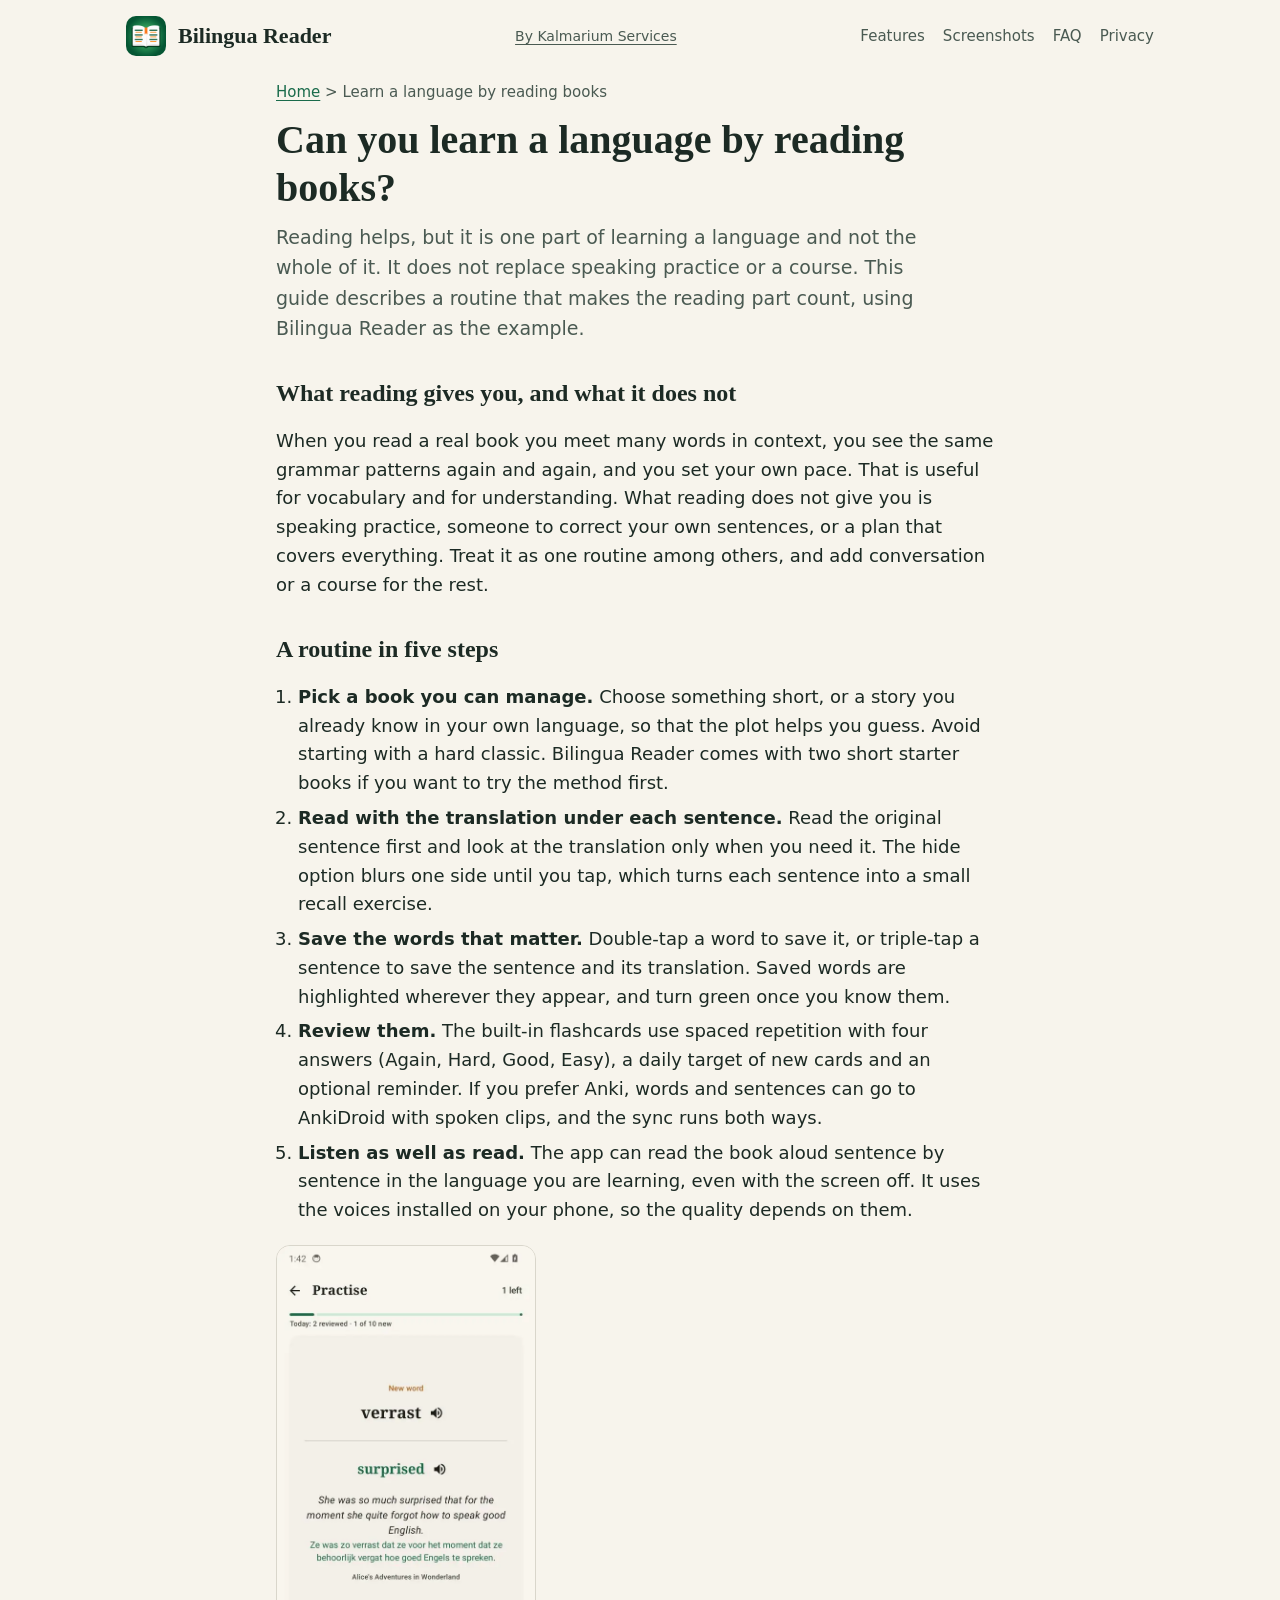
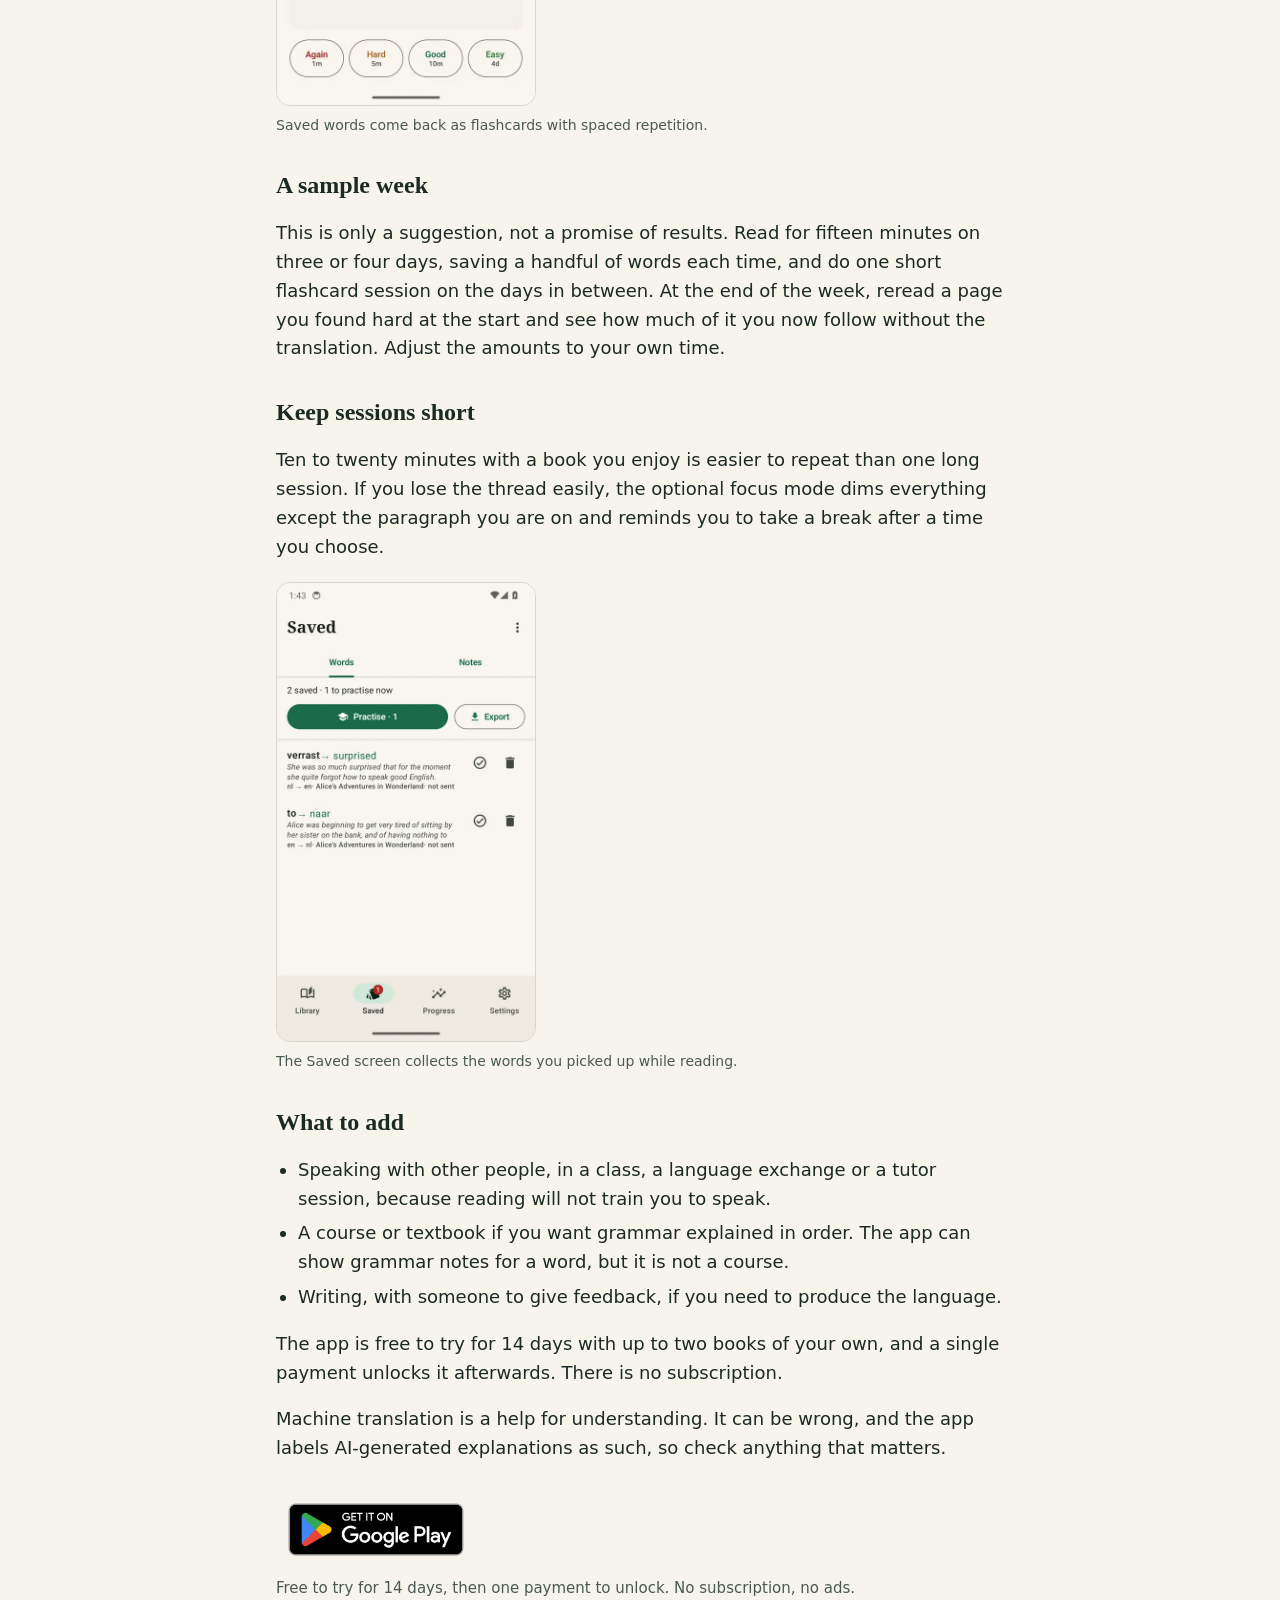
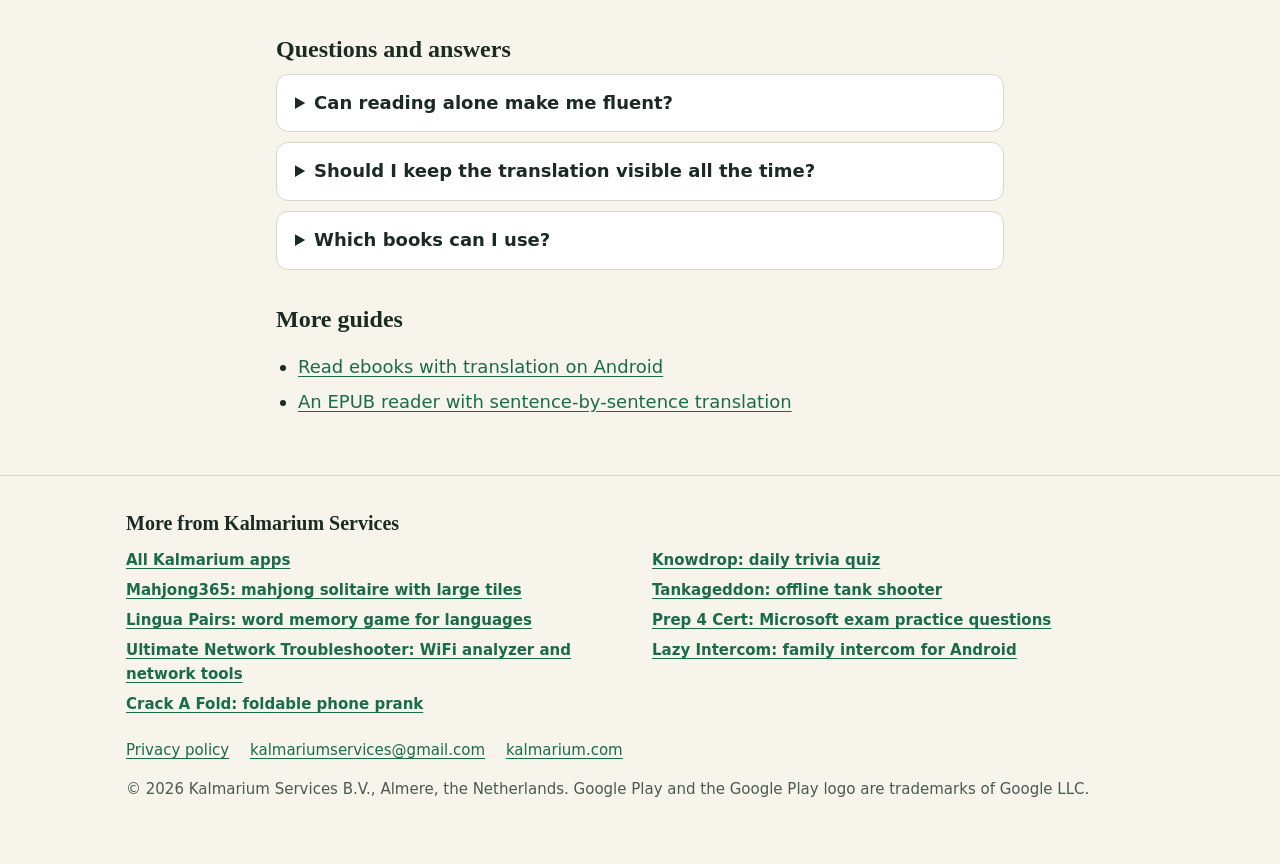
<file: learn-a-language-by-reading-books/index.html>
<!doctype html>
<html lang="en">
<head>
<meta charset="utf-8">
<meta name="viewport" content="width=device-width, initial-scale=1">
<title>Learn a Language by Reading Books: A Practical Method</title>
<meta name="description" content="Reading with support is one useful part of learning a language. A practical routine: pick a book, read with translation, save words, review flashcards.">
<link rel="canonical" href="https://bilingua.kalmarium.com/learn-a-language-by-reading-books/">
<meta name="theme-color" content="#1a6b4b">
<link rel="icon" type="image/png" href="/img/favicon.png">
<link rel="apple-touch-icon" href="/img/apple-touch-icon.png">
<meta property="og:site_name" content="Bilingua Reader">
<meta property="og:type" content="article">
<meta property="og:locale" content="en_US">
<meta property="og:title" content="Learn a Language by Reading Books: A Practical Method">
<meta property="og:description" content="Reading with support is one useful part of learning a language. A practical routine: pick a book, read with translation, save words, review flashcards.">
<meta property="og:url" content="https://bilingua.kalmarium.com/learn-a-language-by-reading-books/">
<meta property="og:image" content="https://bilingua.kalmarium.com/img/og-image.jpg">
<meta property="og:image:width" content="1200">
<meta property="og:image:height" content="630">
<meta property="og:image:alt" content="Bilingua Reader showing a book with each sentence translated underneath">
<meta name="twitter:card" content="summary_large_image">
<meta name="twitter:title" content="Learn a Language by Reading Books: A Practical Method">
<meta name="twitter:description" content="Reading with support is one useful part of learning a language. A practical routine: pick a book, read with translation, save words, review flashcards.">
<meta name="twitter:image" content="https://bilingua.kalmarium.com/img/og-image.jpg">
<link rel="stylesheet" href="/style.css">
<script type="application/ld+json">
{
  "@context": "https://schema.org",
  "@graph": [
    {
      "@type": "Article",
      "@id": "https://bilingua.kalmarium.com/learn-a-language-by-reading-books/#article",
      "headline": "Can you learn a language by reading books?",
      "description": "Reading with support is one useful part of learning a language. A practical routine: pick a book, read with translation, save words, review flashcards.",
      "inLanguage": "en",
      "datePublished": "2026-11-26",
      "dateModified": "2026-11-26",
      "mainEntityOfPage": "https://bilingua.kalmarium.com/learn-a-language-by-reading-books/",
      "image": "https://bilingua.kalmarium.com/img/practice.webp",
      "author": {
        "@id": "https://apps.kalmarium.com/#org"
      },
      "publisher": {
        "@id": "https://apps.kalmarium.com/#org"
      }
    },
    {
      "@type": "BreadcrumbList",
      "itemListElement": [
        {
          "@type": "ListItem",
          "position": 1,
          "name": "Home",
          "item": "https://bilingua.kalmarium.com/"
        },
        {
          "@type": "ListItem",
          "position": 2,
          "name": "Learn a language by reading books",
          "item": "https://bilingua.kalmarium.com/learn-a-language-by-reading-books/"
        }
      ]
    },
    {
      "@type": "FAQPage",
      "mainEntity": [
        {
          "@type": "Question",
          "name": "Can reading alone make me fluent?",
          "acceptedAnswer": {
            "@type": "Answer",
            "text": "No. Reading helps with vocabulary and understanding, but fluency also needs speaking and listening practice. Use reading as one part of a routine that includes conversation or a course."
          }
        },
        {
          "@type": "Question",
          "name": "Should I keep the translation visible all the time?",
          "acceptedAnswer": {
            "@type": "Answer",
            "text": "It is a matter of taste and level. A good habit is to read the original sentence first and check the translation only when you need it. The hide option blurs one side until you tap, so you can test yourself."
          }
        },
        {
          "@type": "Question",
          "name": "Which books can I use?",
          "acceptedAnswer": {
            "@type": "Answer",
            "text": "EPUB and PDF files without DRM, from your phone or from OPDS catalogues such as Project Gutenberg. Two short starter books come with the app. DRM-protected books cannot be opened."
          }
        }
      ]
    }
  ]
}
</script>
<script defer src="https://overwatch.kalmarium.com/h.js" data-app="lingua-reader"></script>
</head>
<body>
<a class="skip" href="#main">Skip to content</a>
<header class="site">
  <div class="wrap">
    <a class="brand" href="/"><img src="/img/icon-192.png" width="40" height="40" alt="Bilingua Reader app icon">Bilingua Reader</a>
    <a class="byline" href="https://apps.kalmarium.com/?utm_source=bilingua&amp;utm_medium=byline">By Kalmarium Services</a>
    <nav aria-label="Main">
      <a href="/#features">Features</a>
      <a href="/#screens">Screenshots</a>
      <a href="/#faq">FAQ</a>
      <a href="/privacy-policy.html">Privacy</a>
    </nav>
  </div>
</header>
<main id="main" class="wrap guide">
<p class="crumbs"><a href="/">Home</a> &gt; Learn a language by reading books</p>
<h1>Can you learn a language by reading books?</h1>
<p class="lead">Reading helps, but it is one part of learning a language and not the whole of it. It does not replace speaking practice or a course. This guide describes a routine that makes the reading part count, using Bilingua Reader as the example.</p>

<h2>What reading gives you, and what it does not</h2>
<p>When you read a real book you meet many words in context, you see the same grammar patterns again and again, and you set your own pace. That is useful for vocabulary and for understanding. What reading does not give you is speaking practice, someone to correct your own sentences, or a plan that covers everything. Treat it as one routine among others, and add conversation or a course for the rest.</p>

<h2>A routine in five steps</h2>
<ol>
<li><strong>Pick a book you can manage.</strong> Choose something short, or a story you already know in your own language, so that the plot helps you guess. Avoid starting with a hard classic. Bilingua Reader comes with two short starter books if you want to try the method first.</li>
<li><strong>Read with the translation under each sentence.</strong> Read the original sentence first and look at the translation only when you need it. The hide option blurs one side until you tap, which turns each sentence into a small recall exercise.</li>
<li><strong>Save the words that matter.</strong> Double-tap a word to save it, or triple-tap a sentence to save the sentence and its translation. Saved words are highlighted wherever they appear, and turn green once you know them.</li>
<li><strong>Review them.</strong> The built-in flashcards use spaced repetition with four answers (Again, Hard, Good, Easy), a daily target of new cards and an optional reminder. If you prefer Anki, words and sentences can go to AnkiDroid with spoken clips, and the sync runs both ways.</li>
<li><strong>Listen as well as read.</strong> The app can read the book aloud sentence by sentence in the language you are learning, even with the screen off. It uses the voices installed on your phone, so the quality depends on them.</li>
</ol>
<figure><img src="/img/practice.webp" width="540" height="960" alt="A flashcard with Again, Hard, Good and Easy buttons"><figcaption>Saved words come back as flashcards with spaced repetition.</figcaption></figure>

<h2>A sample week</h2>
<p>This is only a suggestion, not a promise of results. Read for fifteen minutes on three or four days, saving a handful of words each time, and do one short flashcard session on the days in between. At the end of the week, reread a page you found hard at the start and see how much of it you now follow without the translation. Adjust the amounts to your own time.</p>

<h2>Keep sessions short</h2>
<p>Ten to twenty minutes with a book you enjoy is easier to repeat than one long session. If you lose the thread easily, the optional focus mode dims everything except the paragraph you are on and reminds you to take a break after a time you choose.</p>
<figure><img src="/img/saved.webp" width="540" height="960" alt="The Saved screen listing saved words with their translations and a Practise button"><figcaption>The Saved screen collects the words you picked up while reading.</figcaption></figure>

<h2>What to add</h2>
<ul>
<li>Speaking with other people, in a class, a language exchange or a tutor session, because reading will not train you to speak.</li>
<li>A course or textbook if you want grammar explained in order. The app can show grammar notes for a word, but it is not a course.</li>
<li>Writing, with someone to give feedback, if you need to produce the language.</li>
</ul>
<p>The app is free to try for 14 days with up to two books of your own, and a single payment unlocks it afterwards. There is no subscription.</p>
<p>Machine translation is a help for understanding. It can be wrong, and the app labels AI-generated explanations as such, so check anything that matters.</p>

<div class="cta"><a class="badge" href="https://play.google.com/store/apps/details?id=com.lingua.reader&amp;referrer=utm_source%3Dwebsite%26utm_medium%3Dlearn-a-language-by-reading-books" aria-label="Get it on Google Play: Bilingua Reader" rel="noopener"><img src="/img/google-play-badge.png" alt="Get it on Google Play" width="646" height="250" style="width:200px;height:auto"></a></div>
<p class="price-note">Free to try for 14 days, then one payment to unlock. No subscription, no ads.</p>

<h2>Questions and answers</h2>
<details><summary>Can reading alone make me fluent?</summary><p>No. Reading helps with vocabulary and understanding, but fluency also needs speaking and listening practice. Use reading as one part of a routine that includes conversation or a course.</p></details>
<details><summary>Should I keep the translation visible all the time?</summary><p>It is a matter of taste and level. A good habit is to read the original sentence first and check the translation only when you need it. The hide option blurs one side until you tap, so you can test yourself.</p></details>
<details><summary>Which books can I use?</summary><p>EPUB and PDF files without DRM, from your phone or from OPDS catalogues such as Project Gutenberg. Two short starter books come with the app. DRM-protected books cannot be opened.</p></details>

<h2>More guides</h2>
<ul><li><a href="/read-ebooks-with-translation/">Read ebooks with translation on Android</a></li><li><a href="/epub-reader-with-translation/">An EPUB reader with sentence-by-sentence translation</a></li></ul>
</main>
<footer class="site">
  <div class="wrap">
    <h2>More from Kalmarium Services</h2>
    <ul class="more">
      <li><a href="https://apps.kalmarium.com/?utm_source=bilingua&amp;utm_medium=footer">All Kalmarium apps</a></li>
      <li><a href="https://knowdrop.kalmarium.com/?utm_source=bilingua&amp;utm_medium=footer&amp;utm_campaign=sister">Knowdrop: daily trivia quiz</a></li>
      <li><a href="https://mahjong365.kalmarium.com/?utm_source=bilingua&amp;utm_medium=footer&amp;utm_campaign=sister">Mahjong365: mahjong solitaire with large tiles</a></li>
      <li><a href="https://tankageddon.kalmarium.com/?utm_source=bilingua&amp;utm_medium=footer&amp;utm_campaign=sister">Tankageddon: offline tank shooter</a></li>
      <li><a href="https://lingua.kalmarium.com/?utm_source=bilingua&amp;utm_medium=footer&amp;utm_campaign=sister">Lingua Pairs: word memory game for languages</a></li>
      <li><a href="https://prep4cert.kalmarium.com/?utm_source=bilingua&amp;utm_medium=footer&amp;utm_campaign=sister">Prep 4 Cert: Microsoft exam practice questions</a></li>
      <li><a href="https://netcheck.kalmarium.com/?utm_source=bilingua&amp;utm_medium=footer&amp;utm_campaign=sister">Ultimate Network Troubleshooter: WiFi analyzer and network tools</a></li>
      <li><a href="https://intercom.kalmarium.com/?utm_source=bilingua&amp;utm_medium=footer&amp;utm_campaign=sister">Lazy Intercom: family intercom for Android</a></li>
      <li><a href="https://crackafold.kalmarium.com/?utm_source=bilingua&amp;utm_medium=footer&amp;utm_campaign=sister">Crack A Fold: foldable phone prank</a></li>
    </ul>
    <p class="legal"><a href="/privacy-policy.html">Privacy policy</a> <a href="mailto:kalmariumservices@gmail.com">kalmariumservices@gmail.com</a> <a href="https://kalmarium.com">kalmarium.com</a></p>
    <p>&copy; 2026 Kalmarium Services B.V., Almere, the Netherlands. Google Play and the Google Play logo are trademarks of Google LLC.</p>
  </div>
</footer>
</body>
</html>
</file>
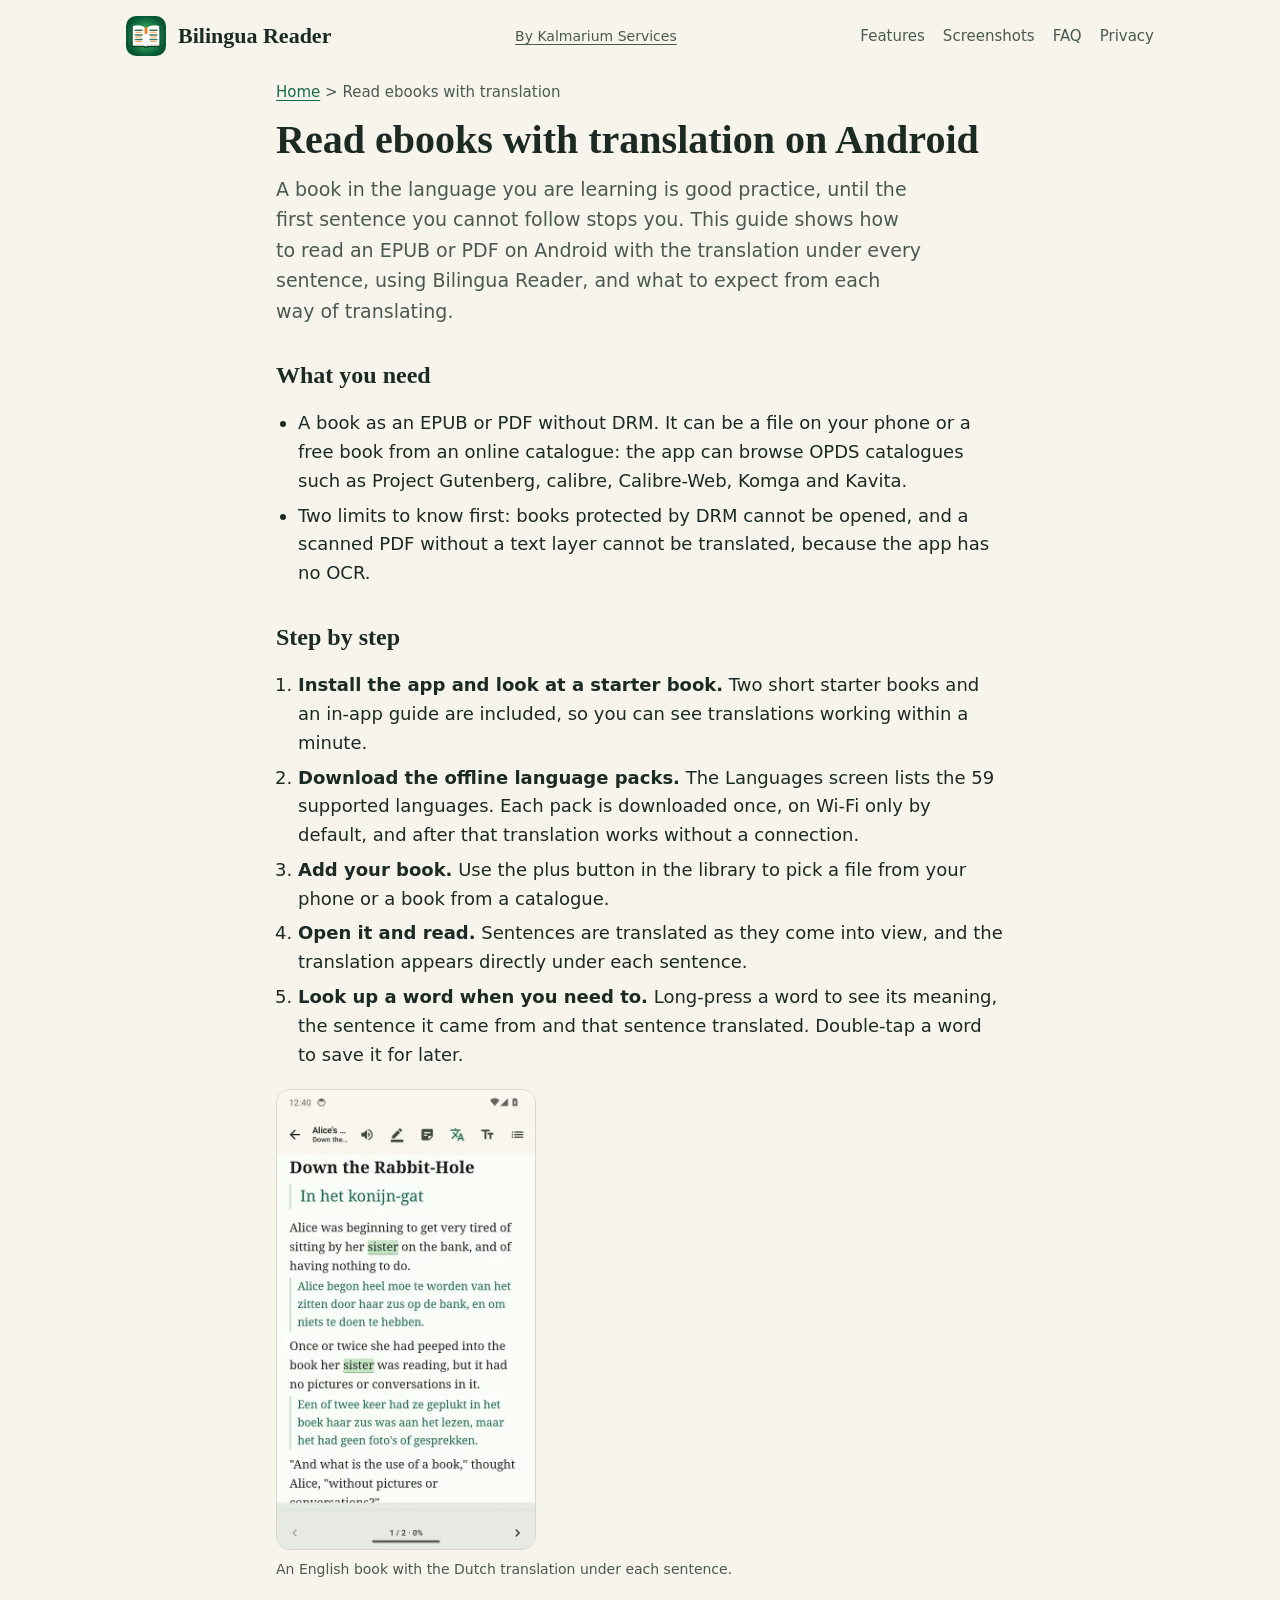
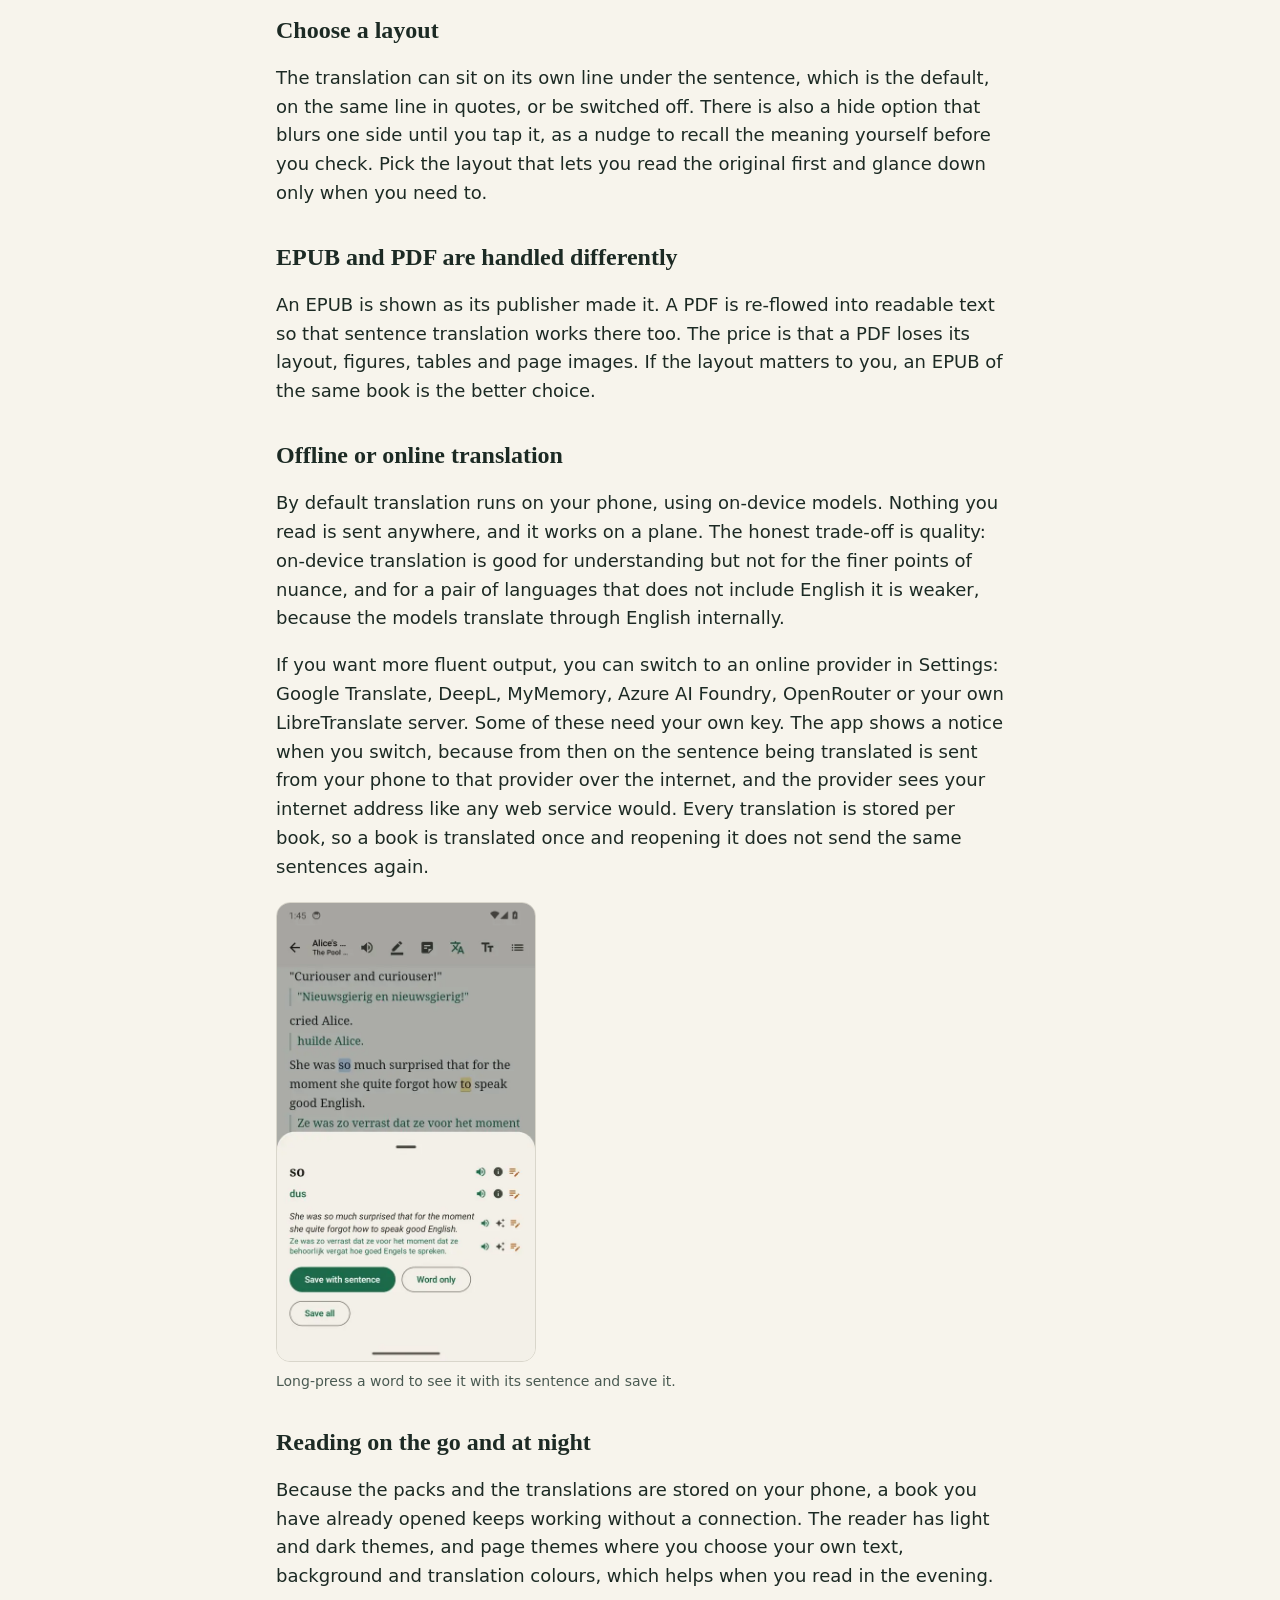
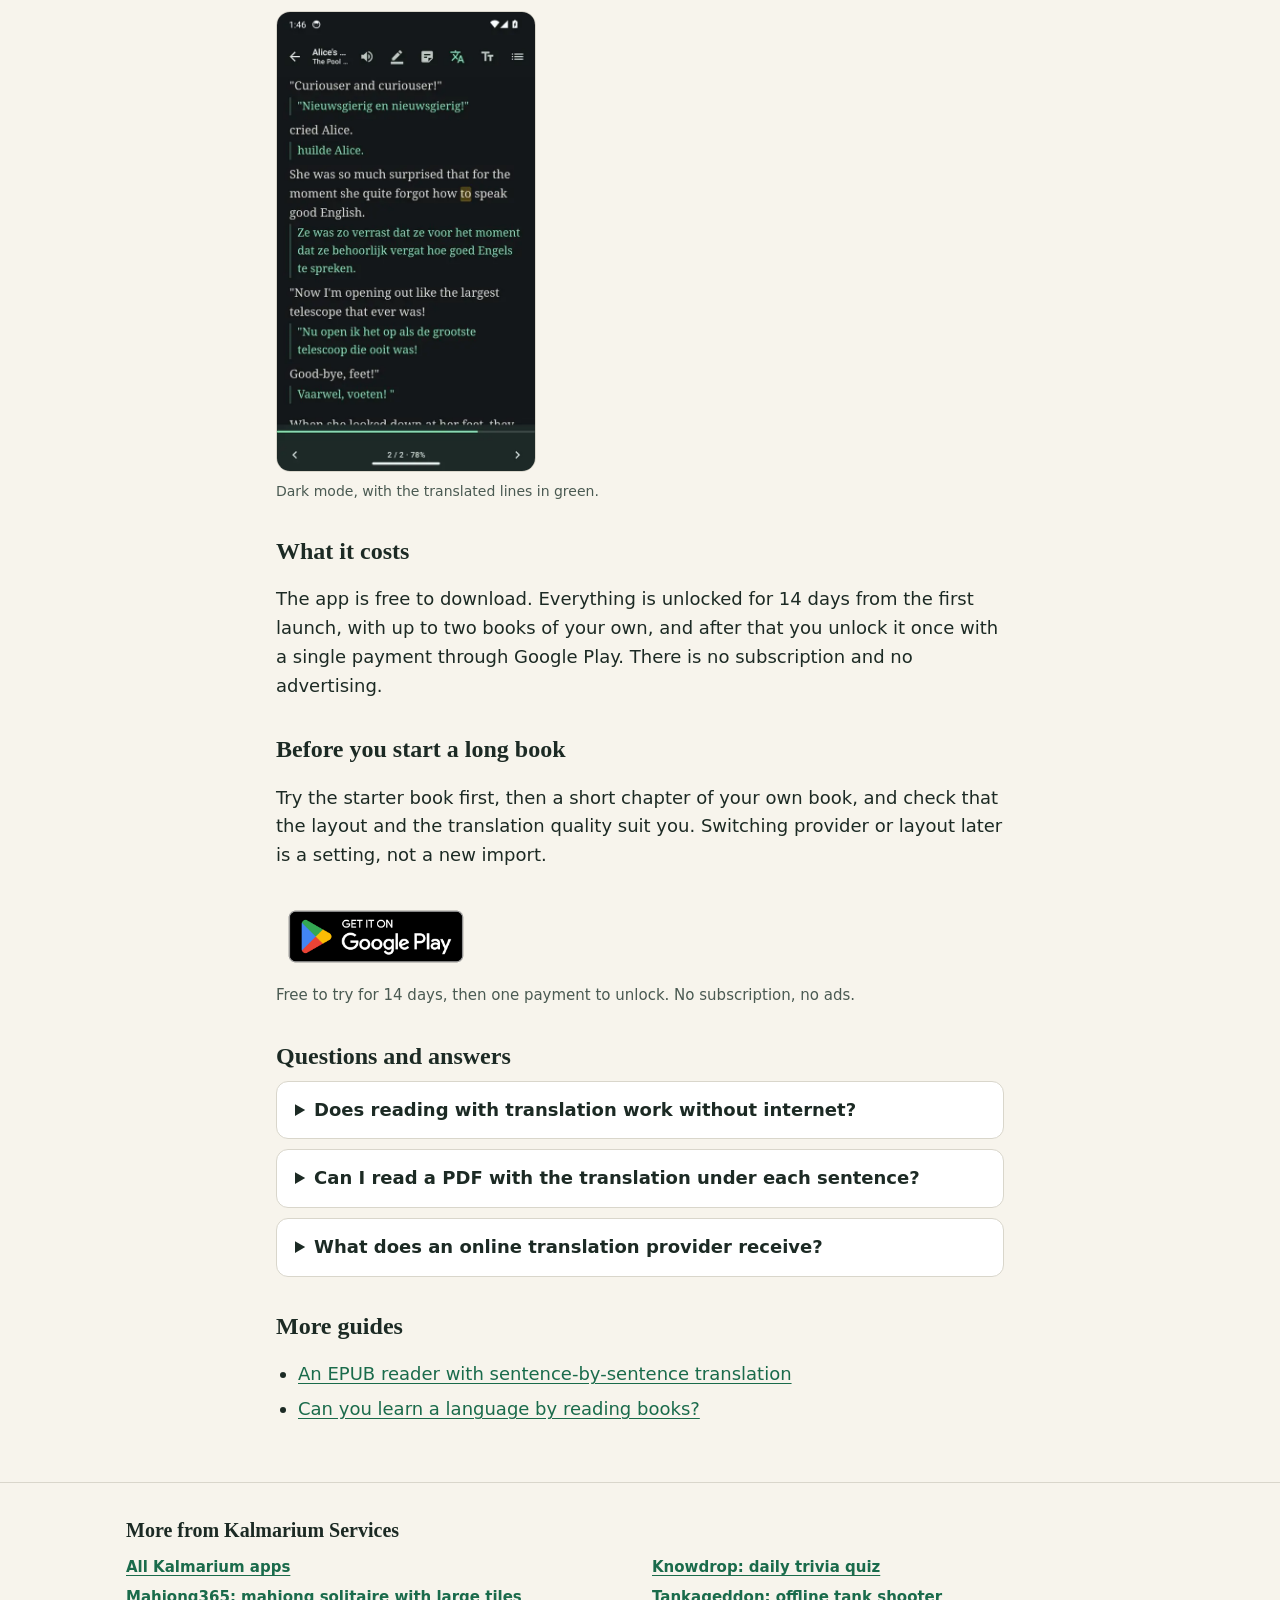
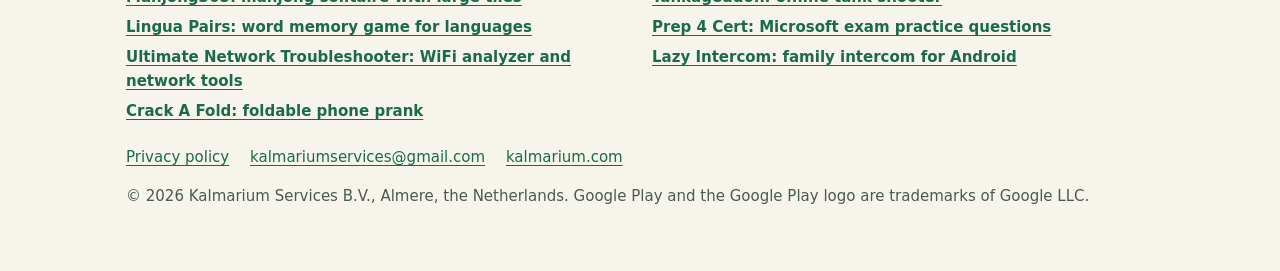
<file: read-ebooks-with-translation/index.html>
<!doctype html>
<html lang="en">
<head>
<meta charset="utf-8">
<meta name="viewport" content="width=device-width, initial-scale=1">
<title>Read Ebooks with Translation on Android: EPUB and PDF</title>
<meta name="description" content="How to read an EPUB or PDF on Android with the translation under every sentence: offline language packs, layouts, and what an online provider would receive.">
<link rel="canonical" href="https://bilingua.kalmarium.com/read-ebooks-with-translation/">
<meta name="theme-color" content="#1a6b4b">
<link rel="icon" type="image/png" href="/img/favicon.png">
<link rel="apple-touch-icon" href="/img/apple-touch-icon.png">
<meta property="og:site_name" content="Bilingua Reader">
<meta property="og:type" content="article">
<meta property="og:locale" content="en_US">
<meta property="og:title" content="Read Ebooks with Translation on Android: EPUB and PDF">
<meta property="og:description" content="How to read an EPUB or PDF on Android with the translation under every sentence: offline language packs, layouts, and what an online provider would receive.">
<meta property="og:url" content="https://bilingua.kalmarium.com/read-ebooks-with-translation/">
<meta property="og:image" content="https://bilingua.kalmarium.com/img/og-image.jpg">
<meta property="og:image:width" content="1200">
<meta property="og:image:height" content="630">
<meta property="og:image:alt" content="Bilingua Reader showing a book with each sentence translated underneath">
<meta name="twitter:card" content="summary_large_image">
<meta name="twitter:title" content="Read Ebooks with Translation on Android: EPUB and PDF">
<meta name="twitter:description" content="How to read an EPUB or PDF on Android with the translation under every sentence: offline language packs, layouts, and what an online provider would receive.">
<meta name="twitter:image" content="https://bilingua.kalmarium.com/img/og-image.jpg">
<link rel="stylesheet" href="/style.css">
<script type="application/ld+json">
{
  "@context": "https://schema.org",
  "@graph": [
    {
      "@type": "Article",
      "@id": "https://bilingua.kalmarium.com/read-ebooks-with-translation/#article",
      "headline": "Read ebooks with translation on Android",
      "description": "How to read an EPUB or PDF on Android with the translation under every sentence: offline language packs, layouts, and what an online provider would receive.",
      "inLanguage": "en",
      "datePublished": "2026-11-26",
      "dateModified": "2026-11-26",
      "mainEntityOfPage": "https://bilingua.kalmarium.com/read-ebooks-with-translation/",
      "image": "https://bilingua.kalmarium.com/img/reading.webp",
      "author": {
        "@id": "https://apps.kalmarium.com/#org"
      },
      "publisher": {
        "@id": "https://apps.kalmarium.com/#org"
      }
    },
    {
      "@type": "BreadcrumbList",
      "itemListElement": [
        {
          "@type": "ListItem",
          "position": 1,
          "name": "Home",
          "item": "https://bilingua.kalmarium.com/"
        },
        {
          "@type": "ListItem",
          "position": 2,
          "name": "Read ebooks with translation",
          "item": "https://bilingua.kalmarium.com/read-ebooks-with-translation/"
        }
      ]
    },
    {
      "@type": "FAQPage",
      "mainEntity": [
        {
          "@type": "Question",
          "name": "Does reading with translation work without internet?",
          "acceptedAnswer": {
            "@type": "Answer",
            "text": "Yes. Translation runs on your phone by default, using language packs that you download once. After that it works without a connection. Online providers are optional."
          }
        },
        {
          "@type": "Question",
          "name": "Can I read a PDF with the translation under each sentence?",
          "acceptedAnswer": {
            "@type": "Answer",
            "text": "Yes, as long as the PDF has a text layer. The app re-flows the text so that sentence translation works, which means the original layout and figures are not kept. A scanned PDF without a text layer cannot be translated, because there is no OCR."
          }
        },
        {
          "@type": "Question",
          "name": "What does an online translation provider receive?",
          "acceptedAnswer": {
            "@type": "Answer",
            "text": "Only if you switch to one: the sentence being translated is sent from your phone straight to that provider, together with the key you supplied where one is needed. The app tells you this when you switch. With the default offline translation nothing you read leaves your phone."
          }
        }
      ]
    }
  ]
}
</script>
<script defer src="https://overwatch.kalmarium.com/h.js" data-app="lingua-reader"></script>
</head>
<body>
<a class="skip" href="#main">Skip to content</a>
<header class="site">
  <div class="wrap">
    <a class="brand" href="/"><img src="/img/icon-192.png" width="40" height="40" alt="Bilingua Reader app icon">Bilingua Reader</a>
    <a class="byline" href="https://apps.kalmarium.com/?utm_source=bilingua&amp;utm_medium=byline">By Kalmarium Services</a>
    <nav aria-label="Main">
      <a href="/#features">Features</a>
      <a href="/#screens">Screenshots</a>
      <a href="/#faq">FAQ</a>
      <a href="/privacy-policy.html">Privacy</a>
    </nav>
  </div>
</header>
<main id="main" class="wrap guide">
<p class="crumbs"><a href="/">Home</a> &gt; Read ebooks with translation</p>
<h1>Read ebooks with translation on Android</h1>
<p class="lead">A book in the language you are learning is good practice, until the first sentence you cannot follow stops you. This guide shows how to read an EPUB or PDF on Android with the translation under every sentence, using Bilingua Reader, and what to expect from each way of translating.</p>

<h2>What you need</h2>
<ul>
<li>A book as an EPUB or PDF without DRM. It can be a file on your phone or a free book from an online catalogue: the app can browse OPDS catalogues such as Project Gutenberg, calibre, Calibre-Web, Komga and Kavita.</li>
<li>Two limits to know first: books protected by DRM cannot be opened, and a scanned PDF without a text layer cannot be translated, because the app has no OCR.</li>
</ul>

<h2>Step by step</h2>
<ol>
<li><strong>Install the app and look at a starter book.</strong> Two short starter books and an in-app guide are included, so you can see translations working within a minute.</li>
<li><strong>Download the offline language packs.</strong> The Languages screen lists the 59 supported languages. Each pack is downloaded once, on Wi-Fi only by default, and after that translation works without a connection.</li>
<li><strong>Add your book.</strong> Use the plus button in the library to pick a file from your phone or a book from a catalogue.</li>
<li><strong>Open it and read.</strong> Sentences are translated as they come into view, and the translation appears directly under each sentence.</li>
<li><strong>Look up a word when you need to.</strong> Long-press a word to see its meaning, the sentence it came from and that sentence translated. Double-tap a word to save it for later.</li>
</ol>
<figure><img src="/img/reading.webp" width="540" height="960" alt="Bilingua Reader showing an English book with the Dutch translation under each sentence"><figcaption>An English book with the Dutch translation under each sentence.</figcaption></figure>

<h2>Choose a layout</h2>
<p>The translation can sit on its own line under the sentence, which is the default, on the same line in quotes, or be switched off. There is also a hide option that blurs one side until you tap it, as a nudge to recall the meaning yourself before you check. Pick the layout that lets you read the original first and glance down only when you need to.</p>

<h2>EPUB and PDF are handled differently</h2>
<p>An EPUB is shown as its publisher made it. A PDF is re-flowed into readable text so that sentence translation works there too. The price is that a PDF loses its layout, figures, tables and page images. If the layout matters to you, an EPUB of the same book is the better choice.</p>

<h2>Offline or online translation</h2>
<p>By default translation runs on your phone, using on-device models. Nothing you read is sent anywhere, and it works on a plane. The honest trade-off is quality: on-device translation is good for understanding but not for the finer points of nuance, and for a pair of languages that does not include English it is weaker, because the models translate through English internally.</p>
<p>If you want more fluent output, you can switch to an online provider in Settings: Google Translate, DeepL, MyMemory, Azure AI Foundry, OpenRouter or your own LibreTranslate server. Some of these need your own key. The app shows a notice when you switch, because from then on the sentence being translated is sent from your phone to that provider over the internet, and the provider sees your internet address like any web service would. Every translation is stored per book, so a book is translated once and reopening it does not send the same sentences again.</p>
<figure><img src="/img/lookup.webp" width="540" height="960" alt="Word lookup sheet with the translation, the sentence and buttons to save the word"><figcaption>Long-press a word to see it with its sentence and save it.</figcaption></figure>

<h2>Reading on the go and at night</h2>
<p>Because the packs and the translations are stored on your phone, a book you have already opened keeps working without a connection. The reader has light and dark themes, and page themes where you choose your own text, background and translation colours, which helps when you read in the evening.</p>
<figure><img src="/img/dark.webp" width="540" height="960" alt="The reader in dark mode with green translated lines"><figcaption>Dark mode, with the translated lines in green.</figcaption></figure>

<h2>What it costs</h2>
<p>The app is free to download. Everything is unlocked for 14 days from the first launch, with up to two books of your own, and after that you unlock it once with a single payment through Google Play. There is no subscription and no advertising.</p>

<h2>Before you start a long book</h2>
<p>Try the starter book first, then a short chapter of your own book, and check that the layout and the translation quality suit you. Switching provider or layout later is a setting, not a new import.</p>

<div class="cta"><a class="badge" href="https://play.google.com/store/apps/details?id=com.lingua.reader&amp;referrer=utm_source%3Dwebsite%26utm_medium%3Dread-ebooks-with-translation" aria-label="Get it on Google Play: Bilingua Reader" rel="noopener"><img src="/img/google-play-badge.png" alt="Get it on Google Play" width="646" height="250" style="width:200px;height:auto"></a></div>
<p class="price-note">Free to try for 14 days, then one payment to unlock. No subscription, no ads.</p>

<h2>Questions and answers</h2>
<details><summary>Does reading with translation work without internet?</summary><p>Yes. Translation runs on your phone by default, using language packs that you download once. After that it works without a connection. Online providers are optional.</p></details>
<details><summary>Can I read a PDF with the translation under each sentence?</summary><p>Yes, as long as the PDF has a text layer. The app re-flows the text so that sentence translation works, which means the original layout and figures are not kept. A scanned PDF without a text layer cannot be translated, because there is no OCR.</p></details>
<details><summary>What does an online translation provider receive?</summary><p>Only if you switch to one: the sentence being translated is sent from your phone straight to that provider, together with the key you supplied where one is needed. The app tells you this when you switch. With the default offline translation nothing you read leaves your phone.</p></details>

<h2>More guides</h2>
<ul><li><a href="/epub-reader-with-translation/">An EPUB reader with sentence-by-sentence translation</a></li><li><a href="/learn-a-language-by-reading-books/">Can you learn a language by reading books?</a></li></ul>
</main>
<footer class="site">
  <div class="wrap">
    <h2>More from Kalmarium Services</h2>
    <ul class="more">
      <li><a href="https://apps.kalmarium.com/?utm_source=bilingua&amp;utm_medium=footer">All Kalmarium apps</a></li>
      <li><a href="https://knowdrop.kalmarium.com/?utm_source=bilingua&amp;utm_medium=footer&amp;utm_campaign=sister">Knowdrop: daily trivia quiz</a></li>
      <li><a href="https://mahjong365.kalmarium.com/?utm_source=bilingua&amp;utm_medium=footer&amp;utm_campaign=sister">Mahjong365: mahjong solitaire with large tiles</a></li>
      <li><a href="https://tankageddon.kalmarium.com/?utm_source=bilingua&amp;utm_medium=footer&amp;utm_campaign=sister">Tankageddon: offline tank shooter</a></li>
      <li><a href="https://lingua.kalmarium.com/?utm_source=bilingua&amp;utm_medium=footer&amp;utm_campaign=sister">Lingua Pairs: word memory game for languages</a></li>
      <li><a href="https://prep4cert.kalmarium.com/?utm_source=bilingua&amp;utm_medium=footer&amp;utm_campaign=sister">Prep 4 Cert: Microsoft exam practice questions</a></li>
      <li><a href="https://netcheck.kalmarium.com/?utm_source=bilingua&amp;utm_medium=footer&amp;utm_campaign=sister">Ultimate Network Troubleshooter: WiFi analyzer and network tools</a></li>
      <li><a href="https://intercom.kalmarium.com/?utm_source=bilingua&amp;utm_medium=footer&amp;utm_campaign=sister">Lazy Intercom: family intercom for Android</a></li>
      <li><a href="https://crackafold.kalmarium.com/?utm_source=bilingua&amp;utm_medium=footer&amp;utm_campaign=sister">Crack A Fold: foldable phone prank</a></li>
    </ul>
    <p class="legal"><a href="/privacy-policy.html">Privacy policy</a> <a href="mailto:kalmariumservices@gmail.com">kalmariumservices@gmail.com</a> <a href="https://kalmarium.com">kalmarium.com</a></p>
    <p>&copy; 2026 Kalmarium Services B.V., Almere, the Netherlands. Google Play and the Google Play logo are trademarks of Google LLC.</p>
  </div>
</footer>
</body>
</html>
</file>
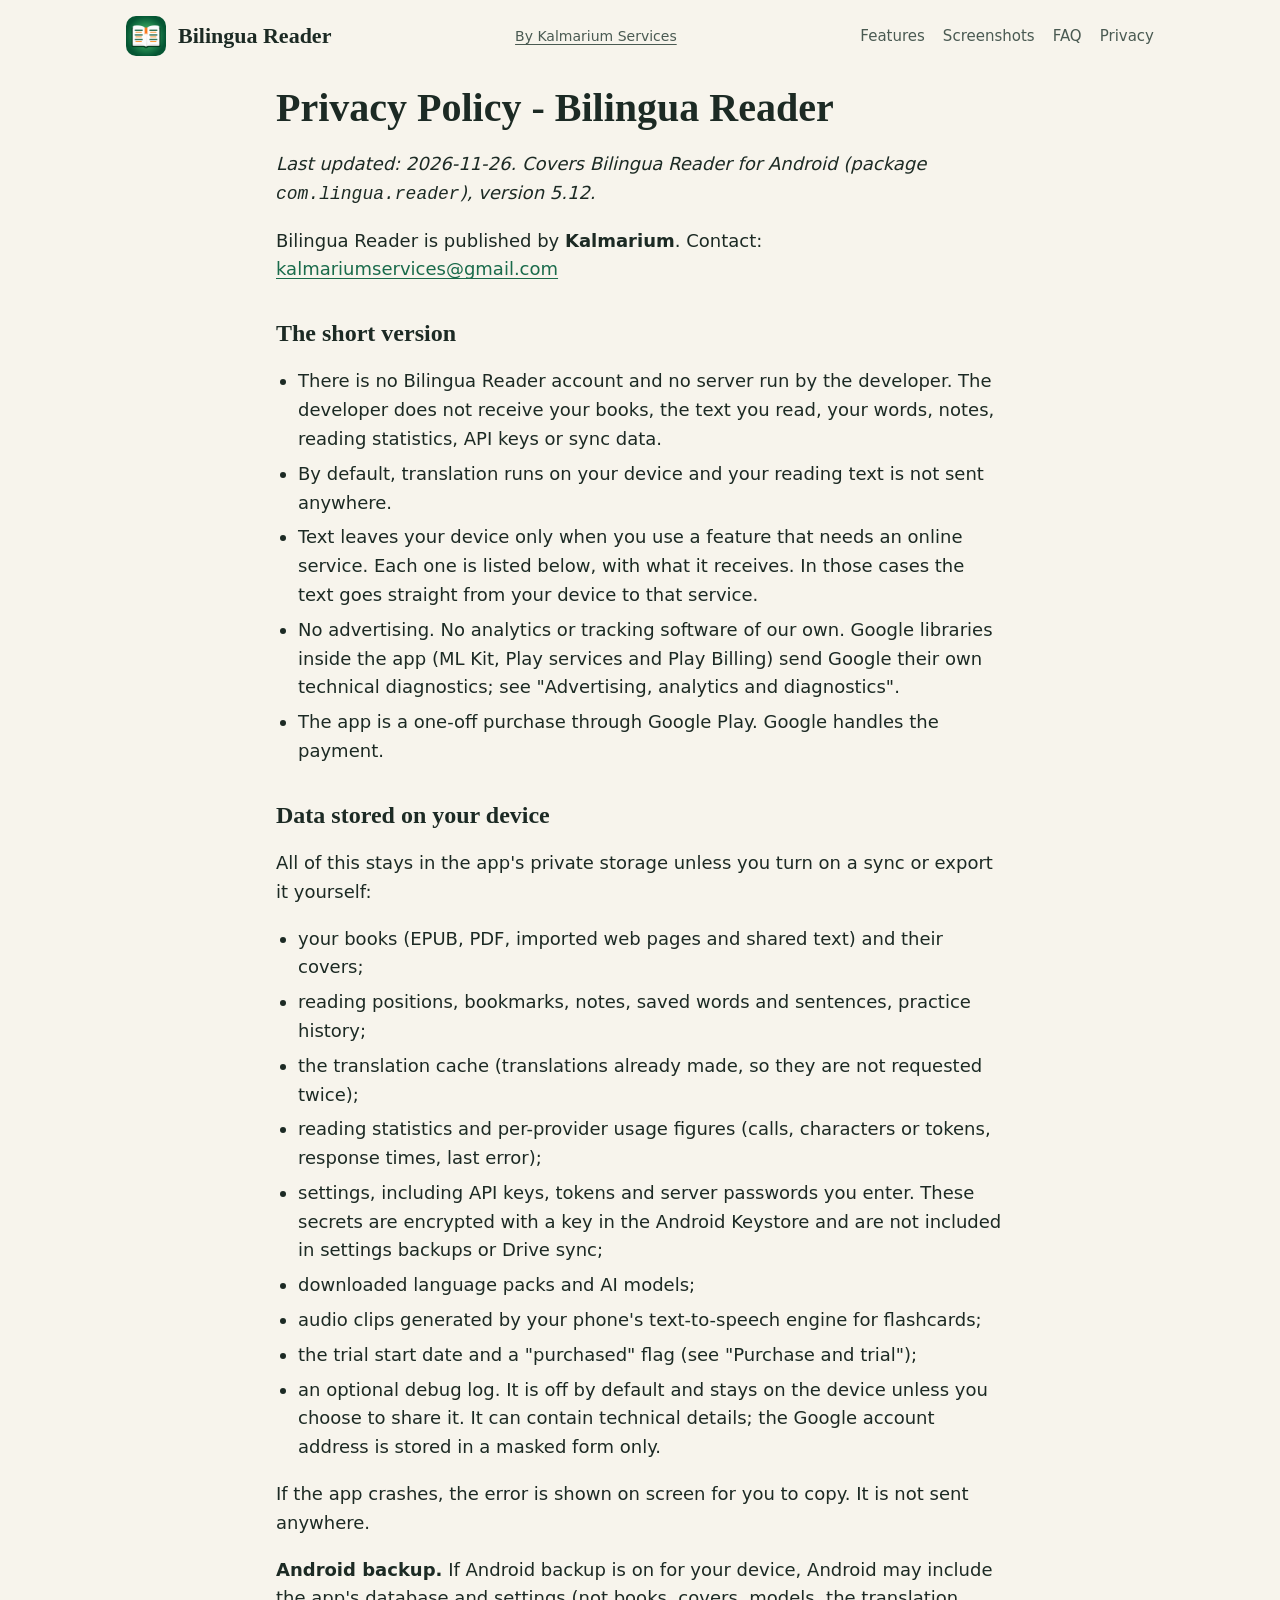
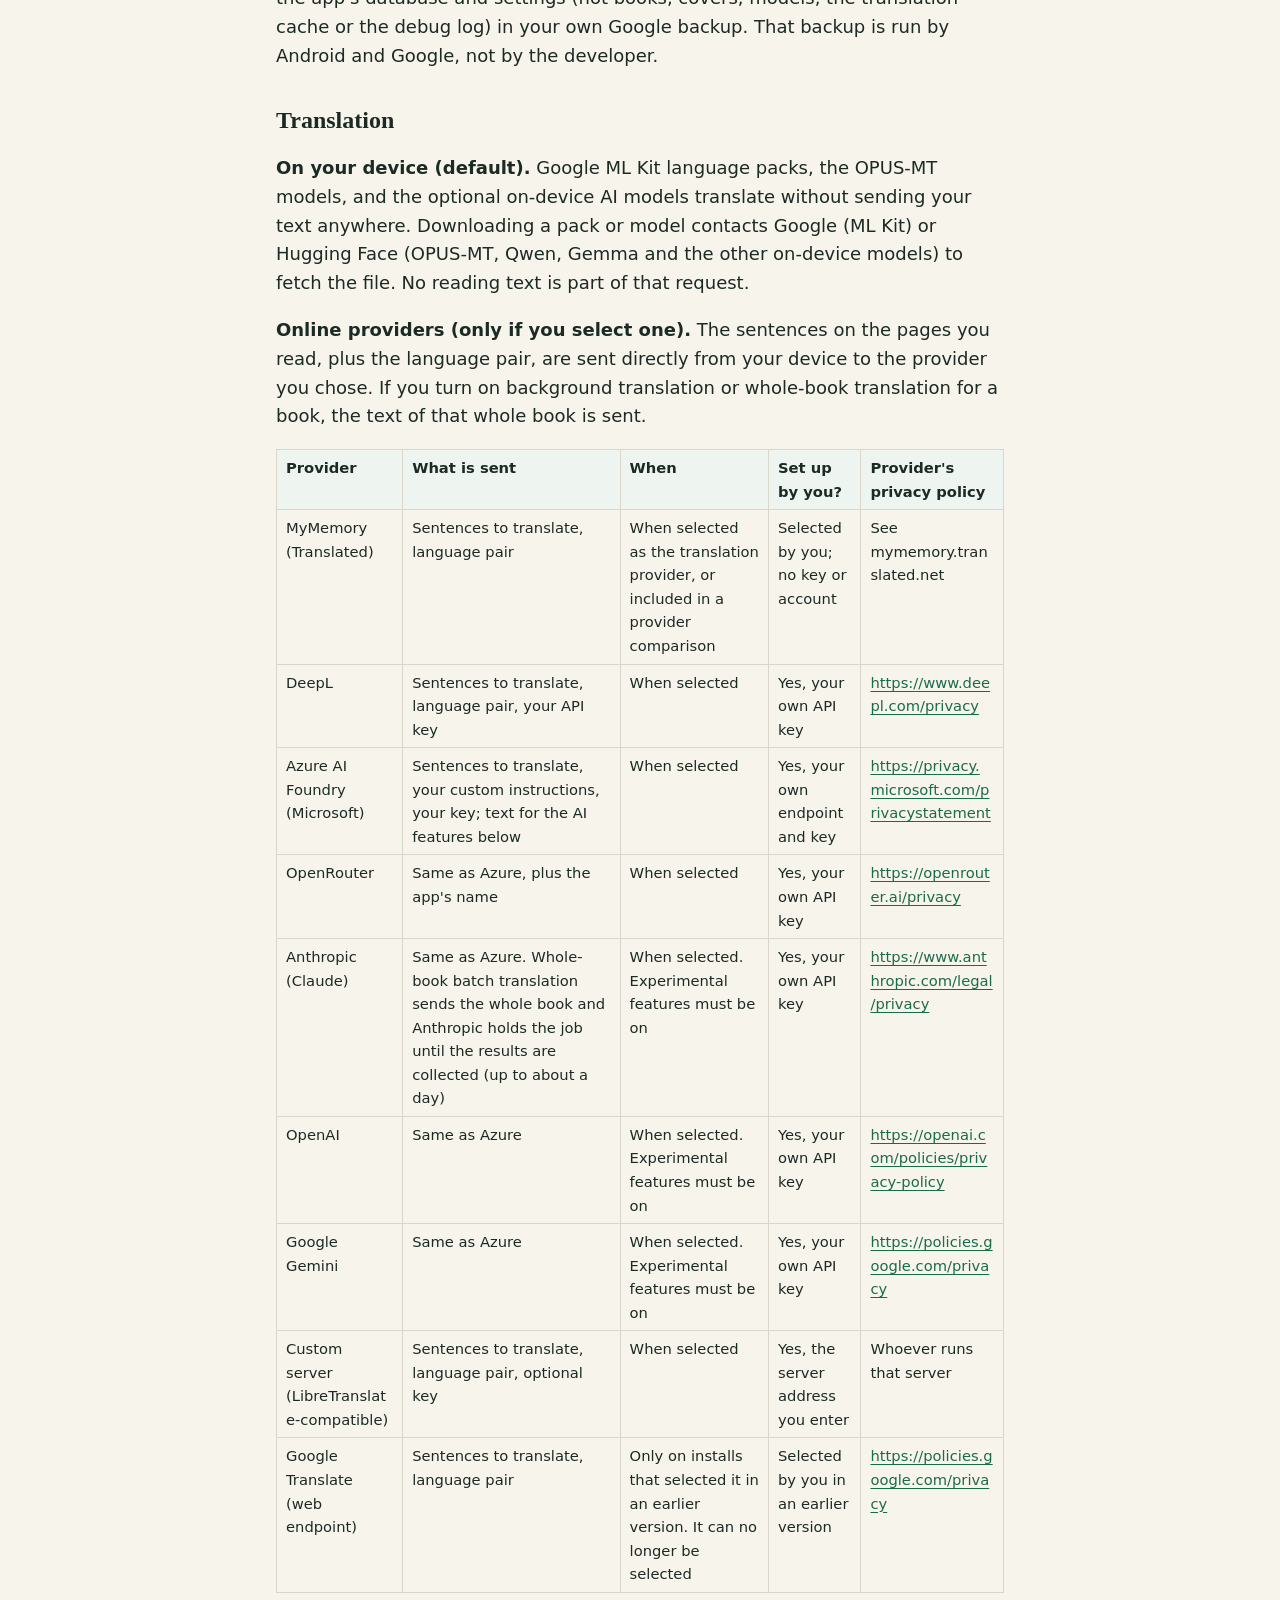
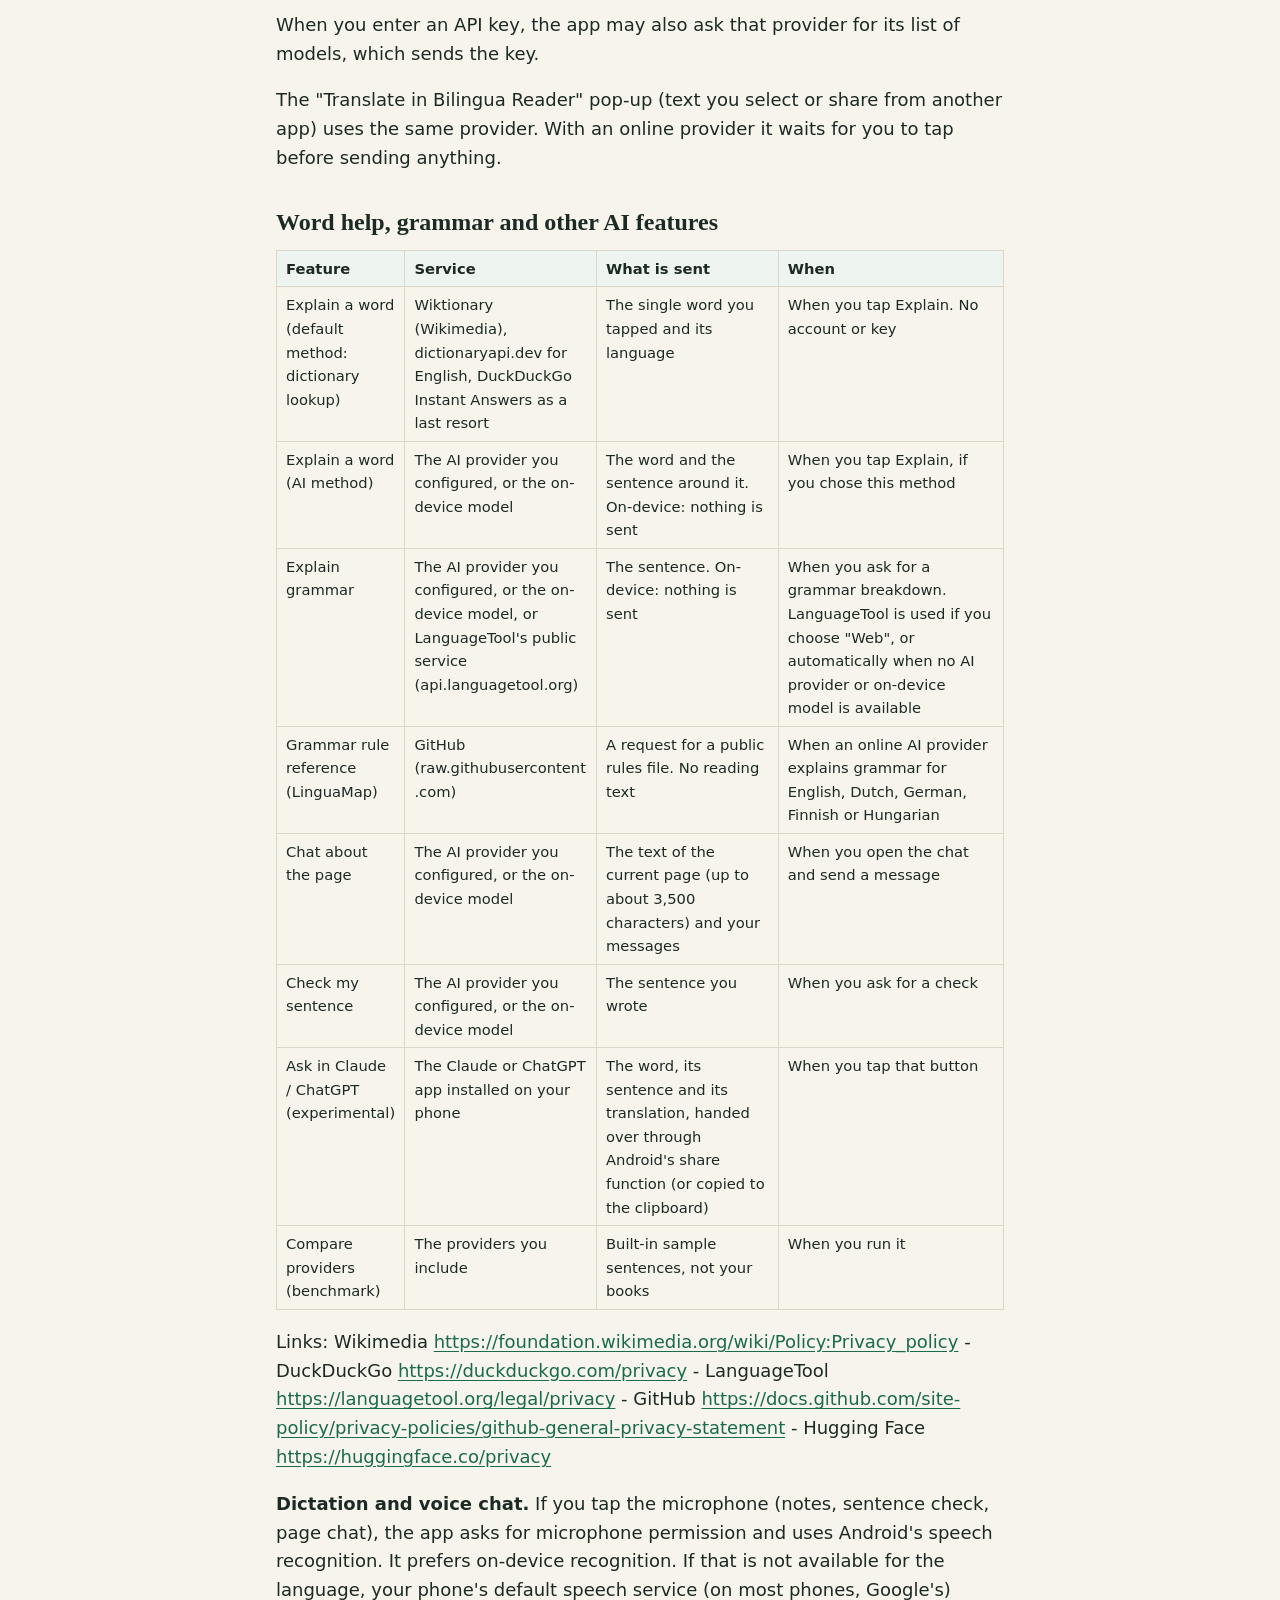
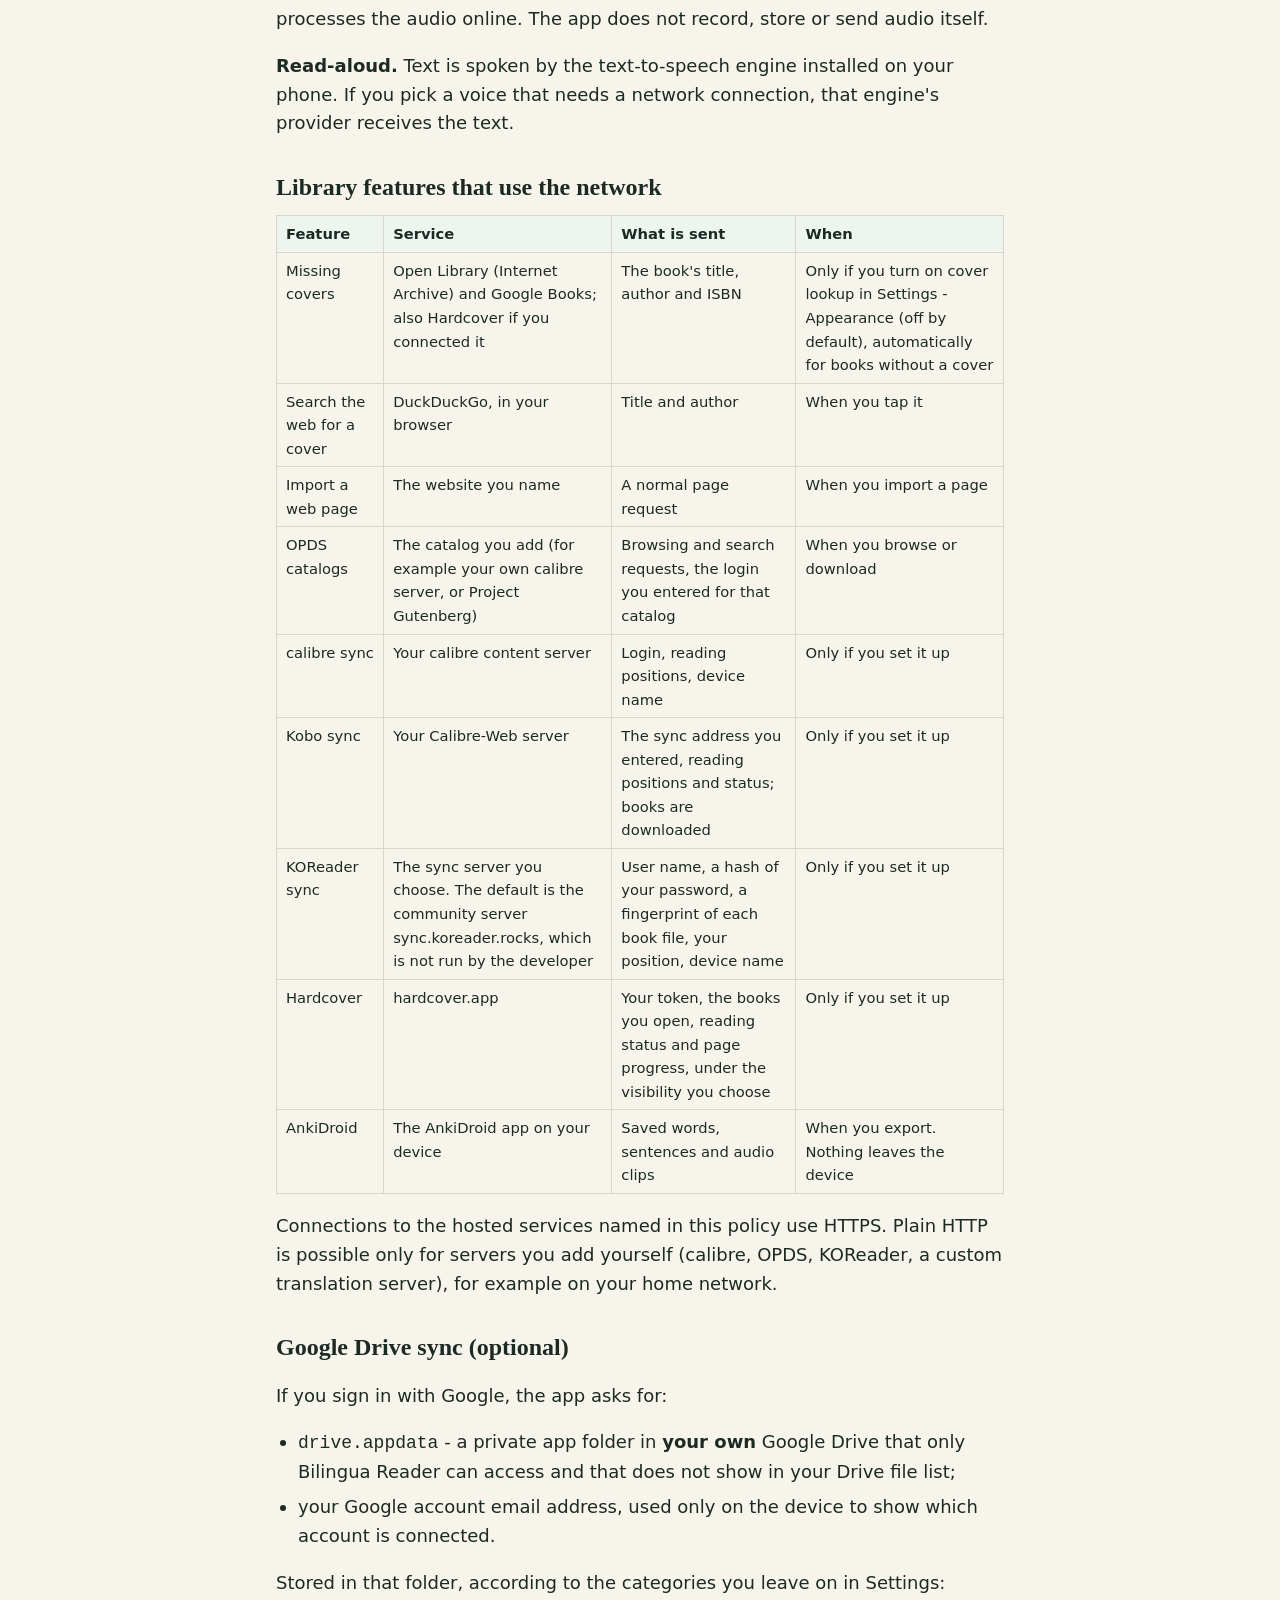
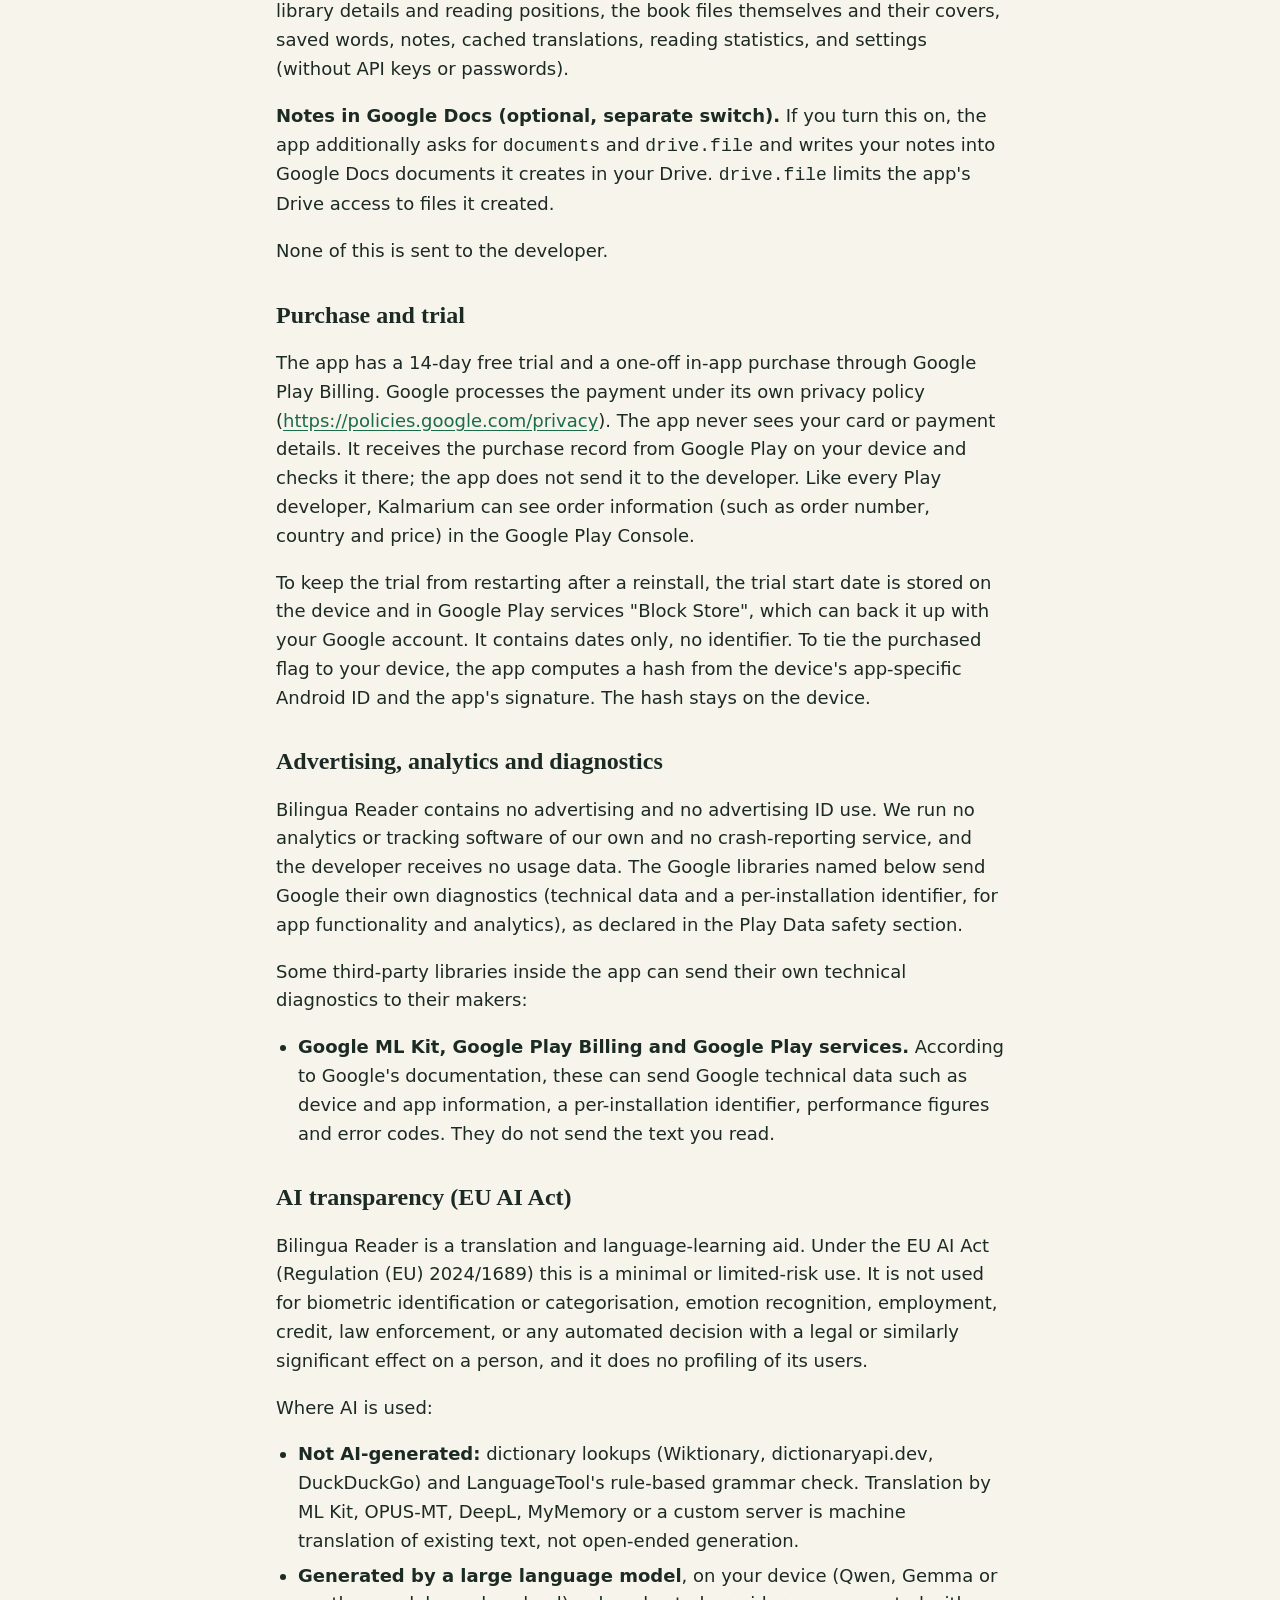
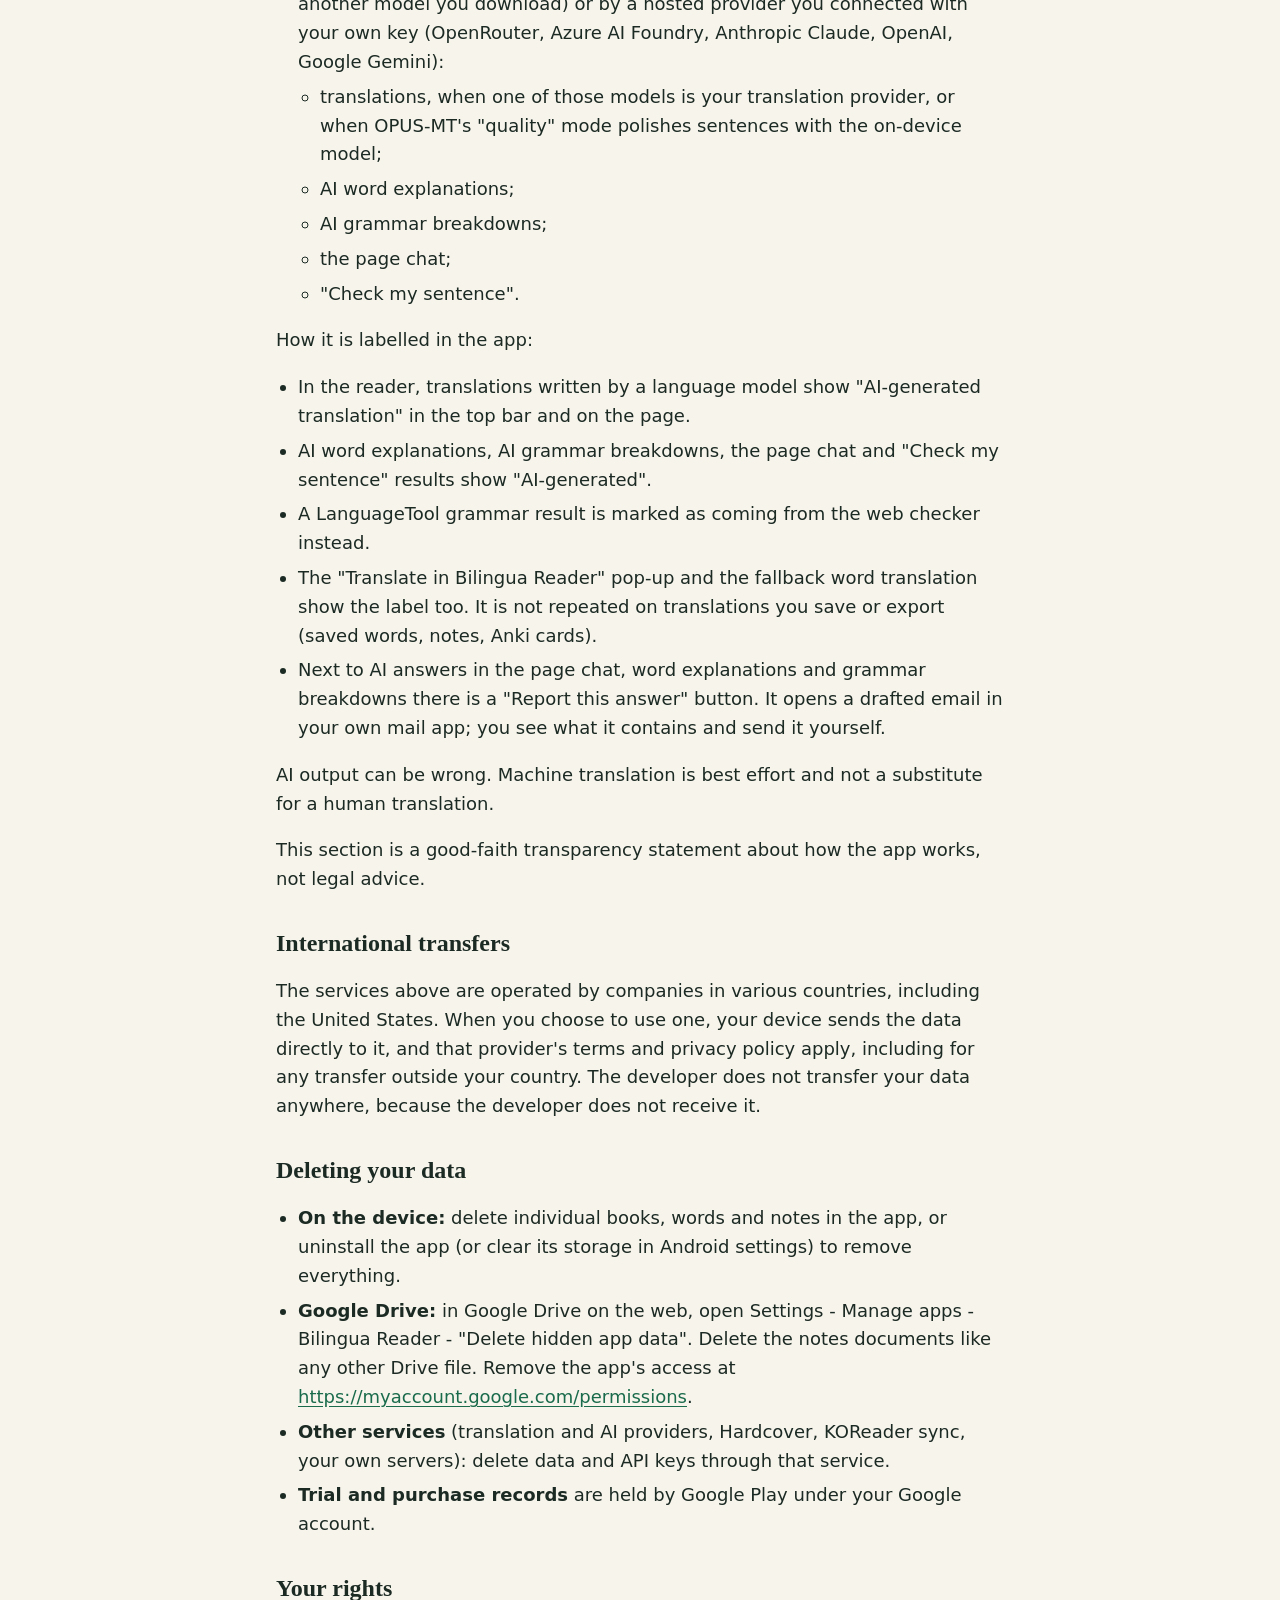
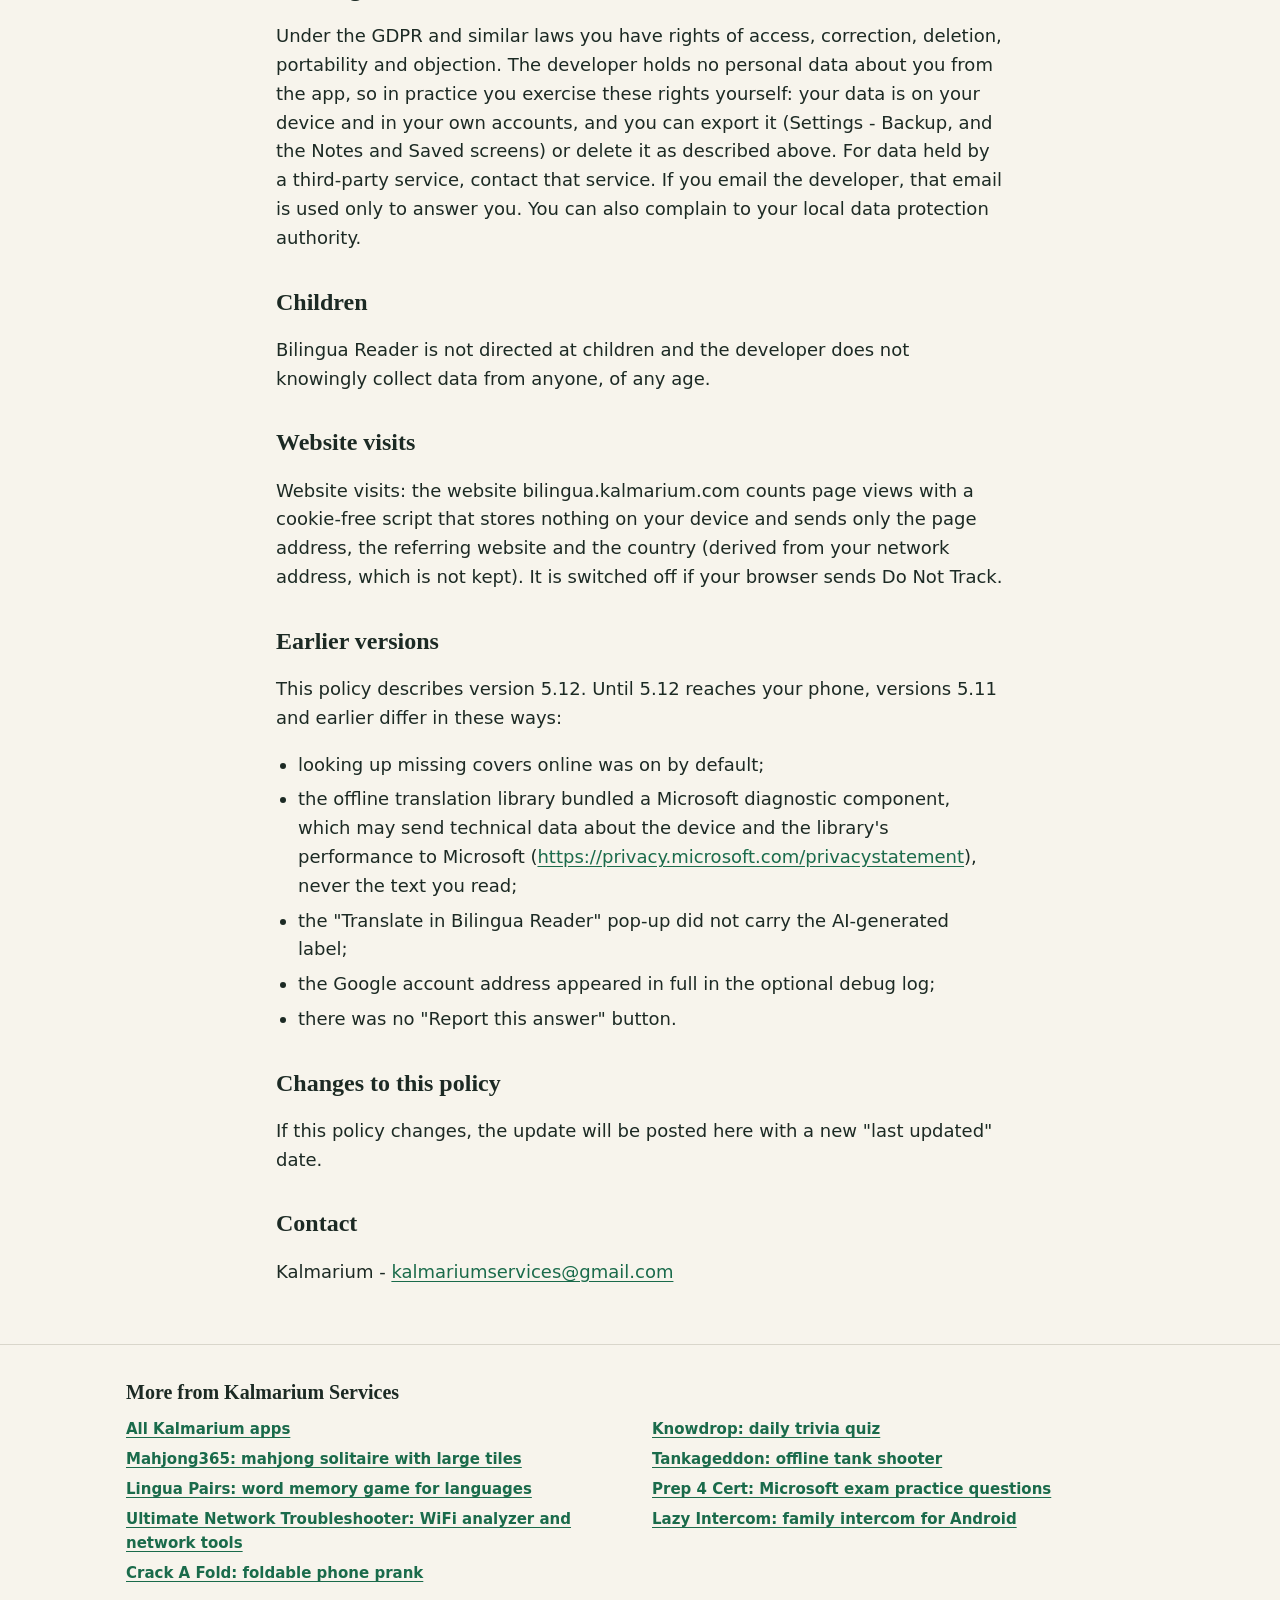
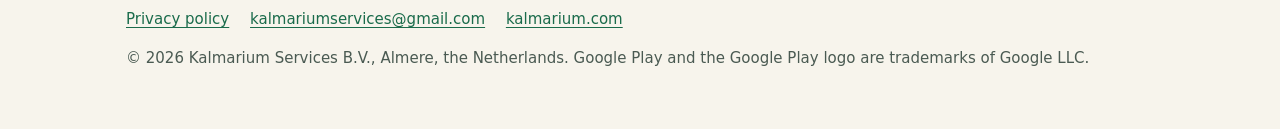
<file: privacy-policy.html>
<!doctype html>
<html lang="en">
<head>
<meta charset="utf-8">
<meta name="viewport" content="width=device-width, initial-scale=1">
<title>Privacy Policy - Bilingua Reader</title>
<meta name="description" content="Privacy policy for Bilingua Reader: no developer server, no ads, translation on your device by default, and exactly which optional services receive text.">
<link rel="canonical" href="https://bilingua.kalmarium.com/privacy-policy.html">
<meta name="theme-color" content="#1a6b4b">
<link rel="icon" type="image/png" href="/img/favicon.png">
<link rel="apple-touch-icon" href="/img/apple-touch-icon.png">
<meta property="og:site_name" content="Bilingua Reader">
<meta property="og:type" content="website">
<meta property="og:title" content="Privacy Policy - Bilingua Reader">
<meta property="og:description" content="Privacy policy for Bilingua Reader: no developer server, no ads, and exactly which optional services receive text.">
<meta property="og:url" content="https://bilingua.kalmarium.com/privacy-policy.html">
<meta property="og:image" content="https://bilingua.kalmarium.com/img/og-image.jpg">
<meta property="og:image:width" content="1200">
<meta property="og:image:height" content="630">
<meta property="og:image:alt" content="Bilingua Reader showing a book with each sentence translated underneath">
<meta name="twitter:card" content="summary_large_image">
<meta name="twitter:title" content="Privacy Policy - Bilingua Reader">
<meta name="twitter:description" content="Privacy policy for Bilingua Reader: no developer server, no ads, and exactly which optional services receive text.">
<meta name="twitter:image" content="https://bilingua.kalmarium.com/img/og-image.jpg">
<link rel="stylesheet" href="/style.css">
<script defer src="https://overwatch.kalmarium.com/h.js" data-app="lingua-reader"></script>
</head>
<body>
<a class="skip" href="#main">Skip to content</a>
<header class="site">
  <div class="wrap">
    <a class="brand" href="/"><img src="/img/icon-192.png" width="40" height="40" alt="Bilingua Reader app icon">Bilingua Reader</a>
    <a class="byline" href="https://apps.kalmarium.com/?utm_source=bilingua&amp;utm_medium=byline">By Kalmarium Services</a>
    <nav aria-label="Main">
      <a href="/#features">Features</a>
      <a href="/#screens">Screenshots</a>
      <a href="/#faq">FAQ</a>
      <a href="/privacy-policy.html">Privacy</a>
    </nav>
  </div>
</header>
<main id="main" class="wrap doc">
<h1>Privacy Policy - Bilingua Reader</h1>
<p><em>Last updated: 2026-11-26. Covers Bilingua Reader for Android (package <code>com.lingua.reader</code>), version 5.12.</em></p>
<p>Bilingua Reader is published by <strong>Kalmarium</strong>. Contact: <a href="mailto:kalmariumservices@gmail.com">kalmariumservices@gmail.com</a></p>
<h2>The short version</h2>
<ul>
<li>There is no Bilingua Reader account and no server run by the developer. The developer does not receive your books, the text you read, your words, notes, reading statistics, API keys or sync data.</li>
<li>By default, translation runs on your device and your reading text is not sent anywhere.</li>
<li>Text leaves your device only when you use a feature that needs an online service. Each one is listed below, with what it receives. In those cases the text goes straight from your device to that service.</li>
<li>No advertising. No analytics or tracking software of our own. Google libraries inside the app (ML Kit, Play services and Play Billing) send Google their own technical diagnostics; see &quot;Advertising, analytics and diagnostics&quot;.</li>
<li>The app is a one-off purchase through Google Play. Google handles the payment.</li>
</ul>
<h2>Data stored on your device</h2>
<p>All of this stays in the app&#39;s private storage unless you turn on a sync or export it yourself:</p>
<ul>
<li>your books (EPUB, PDF, imported web pages and shared text) and their covers;</li>
<li>reading positions, bookmarks, notes, saved words and sentences, practice history;</li>
<li>the translation cache (translations already made, so they are not requested twice);</li>
<li>reading statistics and per-provider usage figures (calls, characters or tokens, response times, last error);</li>
<li>settings, including API keys, tokens and server passwords you enter. These secrets are encrypted with a key in the Android Keystore and are not included in settings backups or Drive sync;</li>
<li>downloaded language packs and AI models;</li>
<li>audio clips generated by your phone&#39;s text-to-speech engine for flashcards;</li>
<li>the trial start date and a &quot;purchased&quot; flag (see &quot;Purchase and trial&quot;);</li>
<li>an optional debug log. It is off by default and stays on the device unless you choose to share it. It can contain technical details; the Google account address is stored in a masked form only.</li>
</ul>
<p>If the app crashes, the error is shown on screen for you to copy. It is not sent anywhere.</p>
<p><strong>Android backup.</strong> If Android backup is on for your device, Android may include the app&#39;s database and settings (not books, covers, models, the translation cache or the debug log) in your own Google backup. That backup is run by Android and Google, not by the developer.</p>
<h2>Translation</h2>
<p><strong>On your device (default).</strong> Google ML Kit language packs, the OPUS-MT models, and the optional on-device AI models translate without sending your text anywhere. Downloading a pack or model contacts Google (ML Kit) or Hugging Face (OPUS-MT, Qwen, Gemma and the other on-device models) to fetch the file. No reading text is part of that request.</p>
<p><strong>Online providers (only if you select one).</strong> The sentences on the pages you read, plus the language pair, are sent directly from your device to the provider you chose. If you turn on background translation or whole-book translation for a book, the text of that whole book is sent.</p>
<div class="table-wrap"><table>
<thead>
<tr>
<th>Provider</th>
<th>What is sent</th>
<th>When</th>
<th>Set up by you?</th>
<th>Provider&#39;s privacy policy</th>
</tr>
</thead>
<tbody><tr>
<td>MyMemory (Translated)</td>
<td>Sentences to translate, language pair</td>
<td>When selected as the translation provider, or included in a provider comparison</td>
<td>Selected by you; no key or account</td>
<td>See mymemory.translated.net</td>
</tr>
<tr>
<td>DeepL</td>
<td>Sentences to translate, language pair, your API key</td>
<td>When selected</td>
<td>Yes, your own API key</td>
<td><a href="https://www.deepl.com/privacy">https://www.deepl.com/privacy</a></td>
</tr>
<tr>
<td>Azure AI Foundry (Microsoft)</td>
<td>Sentences to translate, your custom instructions, your key; text for the AI features below</td>
<td>When selected</td>
<td>Yes, your own endpoint and key</td>
<td><a href="https://privacy.microsoft.com/privacystatement">https://privacy.microsoft.com/privacystatement</a></td>
</tr>
<tr>
<td>OpenRouter</td>
<td>Same as Azure, plus the app&#39;s name</td>
<td>When selected</td>
<td>Yes, your own API key</td>
<td><a href="https://openrouter.ai/privacy">https://openrouter.ai/privacy</a></td>
</tr>
<tr>
<td>Anthropic (Claude)</td>
<td>Same as Azure. Whole-book batch translation sends the whole book and Anthropic holds the job until the results are collected (up to about a day)</td>
<td>When selected. Experimental features must be on</td>
<td>Yes, your own API key</td>
<td><a href="https://www.anthropic.com/legal/privacy">https://www.anthropic.com/legal/privacy</a></td>
</tr>
<tr>
<td>OpenAI</td>
<td>Same as Azure</td>
<td>When selected. Experimental features must be on</td>
<td>Yes, your own API key</td>
<td><a href="https://openai.com/policies/privacy-policy">https://openai.com/policies/privacy-policy</a></td>
</tr>
<tr>
<td>Google Gemini</td>
<td>Same as Azure</td>
<td>When selected. Experimental features must be on</td>
<td>Yes, your own API key</td>
<td><a href="https://policies.google.com/privacy">https://policies.google.com/privacy</a></td>
</tr>
<tr>
<td>Custom server (LibreTranslate-compatible)</td>
<td>Sentences to translate, language pair, optional key</td>
<td>When selected</td>
<td>Yes, the server address you enter</td>
<td>Whoever runs that server</td>
</tr>
<tr>
<td>Google Translate (web endpoint)</td>
<td>Sentences to translate, language pair</td>
<td>Only on installs that selected it in an earlier version. It can no longer be selected</td>
<td>Selected by you in an earlier version</td>
<td><a href="https://policies.google.com/privacy">https://policies.google.com/privacy</a></td>
</tr>
</tbody></table></div>
<p>When you enter an API key, the app may also ask that provider for its list of models, which sends the key.</p>
<p>The &quot;Translate in Bilingua Reader&quot; pop-up (text you select or share from another app) uses the same provider. With an online provider it waits for you to tap before sending anything.</p>
<h2>Word help, grammar and other AI features</h2>
<div class="table-wrap"><table>
<thead>
<tr>
<th>Feature</th>
<th>Service</th>
<th>What is sent</th>
<th>When</th>
</tr>
</thead>
<tbody><tr>
<td>Explain a word (default method: dictionary lookup)</td>
<td>Wiktionary (Wikimedia), dictionaryapi.dev for English, DuckDuckGo Instant Answers as a last resort</td>
<td>The single word you tapped and its language</td>
<td>When you tap Explain. No account or key</td>
</tr>
<tr>
<td>Explain a word (AI method)</td>
<td>The AI provider you configured, or the on-device model</td>
<td>The word and the sentence around it. On-device: nothing is sent</td>
<td>When you tap Explain, if you chose this method</td>
</tr>
<tr>
<td>Explain grammar</td>
<td>The AI provider you configured, or the on-device model, or LanguageTool&#39;s public service (api.languagetool.org)</td>
<td>The sentence. On-device: nothing is sent</td>
<td>When you ask for a grammar breakdown. LanguageTool is used if you choose &quot;Web&quot;, or automatically when no AI provider or on-device model is available</td>
</tr>
<tr>
<td>Grammar rule reference (LinguaMap)</td>
<td>GitHub (raw.githubusercontent.com)</td>
<td>A request for a public rules file. No reading text</td>
<td>When an online AI provider explains grammar for English, Dutch, German, Finnish or Hungarian</td>
</tr>
<tr>
<td>Chat about the page</td>
<td>The AI provider you configured, or the on-device model</td>
<td>The text of the current page (up to about 3,500 characters) and your messages</td>
<td>When you open the chat and send a message</td>
</tr>
<tr>
<td>Check my sentence</td>
<td>The AI provider you configured, or the on-device model</td>
<td>The sentence you wrote</td>
<td>When you ask for a check</td>
</tr>
<tr>
<td>Ask in Claude / ChatGPT (experimental)</td>
<td>The Claude or ChatGPT app installed on your phone</td>
<td>The word, its sentence and its translation, handed over through Android&#39;s share function (or copied to the clipboard)</td>
<td>When you tap that button</td>
</tr>
<tr>
<td>Compare providers (benchmark)</td>
<td>The providers you include</td>
<td>Built-in sample sentences, not your books</td>
<td>When you run it</td>
</tr>
</tbody></table></div>
<p>Links: Wikimedia <a href="https://foundation.wikimedia.org/wiki/Policy:Privacy_policy">https://foundation.wikimedia.org/wiki/Policy:Privacy_policy</a> - DuckDuckGo <a href="https://duckduckgo.com/privacy">https://duckduckgo.com/privacy</a> - LanguageTool <a href="https://languagetool.org/legal/privacy">https://languagetool.org/legal/privacy</a> - GitHub <a href="https://docs.github.com/site-policy/privacy-policies/github-general-privacy-statement">https://docs.github.com/site-policy/privacy-policies/github-general-privacy-statement</a> - Hugging Face <a href="https://huggingface.co/privacy">https://huggingface.co/privacy</a></p>
<p><strong>Dictation and voice chat.</strong> If you tap the microphone (notes, sentence check, page chat), the app asks for microphone permission and uses Android&#39;s speech recognition. It prefers on-device recognition. If that is not available for the language, your phone&#39;s default speech service (on most phones, Google&#39;s) processes the audio online. The app does not record, store or send audio itself.</p>
<p><strong>Read-aloud.</strong> Text is spoken by the text-to-speech engine installed on your phone. If you pick a voice that needs a network connection, that engine&#39;s provider receives the text.</p>
<h2>Library features that use the network</h2>
<div class="table-wrap"><table>
<thead>
<tr>
<th>Feature</th>
<th>Service</th>
<th>What is sent</th>
<th>When</th>
</tr>
</thead>
<tbody><tr>
<td>Missing covers</td>
<td>Open Library (Internet Archive) and Google Books; also Hardcover if you connected it</td>
<td>The book&#39;s title, author and ISBN</td>
<td>Only if you turn on cover lookup in Settings - Appearance (off by default), automatically for books without a cover</td>
</tr>
<tr>
<td>Search the web for a cover</td>
<td>DuckDuckGo, in your browser</td>
<td>Title and author</td>
<td>When you tap it</td>
</tr>
<tr>
<td>Import a web page</td>
<td>The website you name</td>
<td>A normal page request</td>
<td>When you import a page</td>
</tr>
<tr>
<td>OPDS catalogs</td>
<td>The catalog you add (for example your own calibre server, or Project Gutenberg)</td>
<td>Browsing and search requests, the login you entered for that catalog</td>
<td>When you browse or download</td>
</tr>
<tr>
<td>calibre sync</td>
<td>Your calibre content server</td>
<td>Login, reading positions, device name</td>
<td>Only if you set it up</td>
</tr>
<tr>
<td>Kobo sync</td>
<td>Your Calibre-Web server</td>
<td>The sync address you entered, reading positions and status; books are downloaded</td>
<td>Only if you set it up</td>
</tr>
<tr>
<td>KOReader sync</td>
<td>The sync server you choose. The default is the community server sync.koreader.rocks, which is not run by the developer</td>
<td>User name, a hash of your password, a fingerprint of each book file, your position, device name</td>
<td>Only if you set it up</td>
</tr>
<tr>
<td>Hardcover</td>
<td>hardcover.app</td>
<td>Your token, the books you open, reading status and page progress, under the visibility you choose</td>
<td>Only if you set it up</td>
</tr>
<tr>
<td>AnkiDroid</td>
<td>The AnkiDroid app on your device</td>
<td>Saved words, sentences and audio clips</td>
<td>When you export. Nothing leaves the device</td>
</tr>
</tbody></table></div>
<p>Connections to the hosted services named in this policy use HTTPS. Plain HTTP is possible only for servers you add yourself (calibre, OPDS, KOReader, a custom translation server), for example on your home network.</p>
<h2>Google Drive sync (optional)</h2>
<p>If you sign in with Google, the app asks for:</p>
<ul>
<li><code>drive.appdata</code> - a private app folder in <strong>your own</strong> Google Drive that only Bilingua Reader can access and that does not show in your Drive file list;</li>
<li>your Google account email address, used only on the device to show which account is connected.</li>
</ul>
<p>Stored in that folder, according to the categories you leave on in Settings: library details and reading positions, the book files themselves and their covers, saved words, notes, cached translations, reading statistics, and settings (without API keys or passwords).</p>
<p><strong>Notes in Google Docs (optional, separate switch).</strong> If you turn this on, the app additionally asks for <code>documents</code> and <code>drive.file</code> and writes your notes into Google Docs documents it creates in your Drive. <code>drive.file</code> limits the app&#39;s Drive access to files it created.</p>
<p>None of this is sent to the developer.</p>
<h2>Purchase and trial</h2>
<p>The app has a 14-day free trial and a one-off in-app purchase through Google Play Billing. Google processes the payment under its own privacy policy (<a href="https://policies.google.com/privacy">https://policies.google.com/privacy</a>). The app never sees your card or payment details. It receives the purchase record from Google Play on your device and checks it there; the app does not send it to the developer. Like every Play developer, Kalmarium can see order information (such as order number, country and price) in the Google Play Console.</p>
<p>To keep the trial from restarting after a reinstall, the trial start date is stored on the device and in Google Play services &quot;Block Store&quot;, which can back it up with your Google account. It contains dates only, no identifier. To tie the purchased flag to your device, the app computes a hash from the device&#39;s app-specific Android ID and the app&#39;s signature. The hash stays on the device.</p>
<h2>Advertising, analytics and diagnostics</h2>
<p>Bilingua Reader contains no advertising and no advertising ID use. We run no analytics or tracking software of our own and no crash-reporting service, and the developer receives no usage data. The Google libraries named below send Google their own diagnostics (technical data and a per-installation identifier, for app functionality and analytics), as declared in the Play Data safety section.</p>
<p>Some third-party libraries inside the app can send their own technical diagnostics to their makers:</p>
<ul>
<li><strong>Google ML Kit, Google Play Billing and Google Play services.</strong> According to Google&#39;s documentation, these can send Google technical data such as device and app information, a per-installation identifier, performance figures and error codes. They do not send the text you read.</li>
</ul>
<h2>AI transparency (EU AI Act)</h2>
<p>Bilingua Reader is a translation and language-learning aid. Under the EU AI Act (Regulation (EU) 2024/1689) this is a minimal or limited-risk use. It is not used for biometric identification or categorisation, emotion recognition, employment, credit, law enforcement, or any automated decision with a legal or similarly significant effect on a person, and it does no profiling of its users.</p>
<p>Where AI is used:</p>
<ul>
<li><strong>Not AI-generated:</strong> dictionary lookups (Wiktionary, dictionaryapi.dev, DuckDuckGo) and LanguageTool&#39;s rule-based grammar check. Translation by ML Kit, OPUS-MT, DeepL, MyMemory or a custom server is machine translation of existing text, not open-ended generation.</li>
<li><strong>Generated by a large language model</strong>, on your device (Qwen, Gemma or another model you download) or by a hosted provider you connected with your own key (OpenRouter, Azure AI Foundry, Anthropic Claude, OpenAI, Google Gemini):<ul>
<li>translations, when one of those models is your translation provider, or when OPUS-MT&#39;s &quot;quality&quot; mode polishes sentences with the on-device model;</li>
<li>AI word explanations;</li>
<li>AI grammar breakdowns;</li>
<li>the page chat;</li>
<li>&quot;Check my sentence&quot;.</li>
</ul>
</li>
</ul>
<p>How it is labelled in the app:</p>
<ul>
<li>In the reader, translations written by a language model show &quot;AI-generated translation&quot; in the top bar and on the page.</li>
<li>AI word explanations, AI grammar breakdowns, the page chat and &quot;Check my sentence&quot; results show &quot;AI-generated&quot;.</li>
<li>A LanguageTool grammar result is marked as coming from the web checker instead.</li>
<li>The &quot;Translate in Bilingua Reader&quot; pop-up and the fallback word translation show the label too. It is not repeated on translations you save or export (saved words, notes, Anki cards).</li>
<li>Next to AI answers in the page chat, word explanations and grammar breakdowns there is a &quot;Report this answer&quot; button. It opens a drafted email in your own mail app; you see what it contains and send it yourself.</li>
</ul>
<p>AI output can be wrong. Machine translation is best effort and not a substitute for a human translation.</p>
<p>This section is a good-faith transparency statement about how the app works, not legal advice.</p>
<h2>International transfers</h2>
<p>The services above are operated by companies in various countries, including the United States. When you choose to use one, your device sends the data directly to it, and that provider&#39;s terms and privacy policy apply, including for any transfer outside your country. The developer does not transfer your data anywhere, because the developer does not receive it.</p>
<h2>Deleting your data</h2>
<ul>
<li><strong>On the device:</strong> delete individual books, words and notes in the app, or uninstall the app (or clear its storage in Android settings) to remove everything.</li>
<li><strong>Google Drive:</strong> in Google Drive on the web, open Settings - Manage apps - Bilingua Reader - &quot;Delete hidden app data&quot;. Delete the notes documents like any other Drive file. Remove the app&#39;s access at <a href="https://myaccount.google.com/permissions">https://myaccount.google.com/permissions</a>.</li>
<li><strong>Other services</strong> (translation and AI providers, Hardcover, KOReader sync, your own servers): delete data and API keys through that service.</li>
<li><strong>Trial and purchase records</strong> are held by Google Play under your Google account.</li>
</ul>
<h2>Your rights</h2>
<p>Under the GDPR and similar laws you have rights of access, correction, deletion, portability and objection. The developer holds no personal data about you from the app, so in practice you exercise these rights yourself: your data is on your device and in your own accounts, and you can export it (Settings - Backup, and the Notes and Saved screens) or delete it as described above. For data held by a third-party service, contact that service. If you email the developer, that email is used only to answer you. You can also complain to your local data protection authority.</p>
<h2>Children</h2>
<p>Bilingua Reader is not directed at children and the developer does not knowingly collect data from anyone, of any age.</p>
<h2>Website visits</h2>
<p>Website visits: the website bilingua.kalmarium.com counts page views with a cookie-free script that stores nothing on your device and sends only the page address, the referring website and the country (derived from your network address, which is not kept). It is switched off if your browser sends Do Not Track.</p>
<h2>Earlier versions</h2>
<p>This policy describes version 5.12. Until 5.12 reaches your phone, versions 5.11 and earlier differ in these ways:</p>
<ul>
<li>looking up missing covers online was on by default;</li>
<li>the offline translation library bundled a Microsoft diagnostic component, which may send technical data about the device and the library&#39;s performance to Microsoft (<a href="https://privacy.microsoft.com/privacystatement">https://privacy.microsoft.com/privacystatement</a>), never the text you read;</li>
<li>the &quot;Translate in Bilingua Reader&quot; pop-up did not carry the AI-generated label;</li>
<li>the Google account address appeared in full in the optional debug log;</li>
<li>there was no &quot;Report this answer&quot; button.</li>
</ul>
<h2>Changes to this policy</h2>
<p>If this policy changes, the update will be posted here with a new &quot;last updated&quot; date.</p>
<h2>Contact</h2>
<p>Kalmarium - <a href="mailto:kalmariumservices@gmail.com">kalmariumservices@gmail.com</a></p>
</main>
<footer class="site">
  <div class="wrap">
    <h2>More from Kalmarium Services</h2>
    <ul class="more">
      <li><a href="https://apps.kalmarium.com/?utm_source=bilingua&amp;utm_medium=footer">All Kalmarium apps</a></li>
      <li><a href="https://knowdrop.kalmarium.com/?utm_source=bilingua&amp;utm_medium=footer&amp;utm_campaign=sister">Knowdrop: daily trivia quiz</a></li>
      <li><a href="https://mahjong365.kalmarium.com/?utm_source=bilingua&amp;utm_medium=footer&amp;utm_campaign=sister">Mahjong365: mahjong solitaire with large tiles</a></li>
      <li><a href="https://tankageddon.kalmarium.com/?utm_source=bilingua&amp;utm_medium=footer&amp;utm_campaign=sister">Tankageddon: offline tank shooter</a></li>
      <li><a href="https://lingua.kalmarium.com/?utm_source=bilingua&amp;utm_medium=footer&amp;utm_campaign=sister">Lingua Pairs: word memory game for languages</a></li>
      <li><a href="https://prep4cert.kalmarium.com/?utm_source=bilingua&amp;utm_medium=footer&amp;utm_campaign=sister">Prep 4 Cert: Microsoft exam practice questions</a></li>
      <li><a href="https://netcheck.kalmarium.com/?utm_source=bilingua&amp;utm_medium=footer&amp;utm_campaign=sister">Ultimate Network Troubleshooter: WiFi analyzer and network tools</a></li>
      <li><a href="https://intercom.kalmarium.com/?utm_source=bilingua&amp;utm_medium=footer&amp;utm_campaign=sister">Lazy Intercom: family intercom for Android</a></li>
      <li><a href="https://crackafold.kalmarium.com/?utm_source=bilingua&amp;utm_medium=footer&amp;utm_campaign=sister">Crack A Fold: foldable phone prank</a></li>
    </ul>
    <p class="legal"><a href="/privacy-policy.html">Privacy policy</a> <a href="mailto:kalmariumservices@gmail.com">kalmariumservices@gmail.com</a> <a href="https://kalmarium.com">kalmarium.com</a></p>
    <p>&copy; 2026 Kalmarium Services B.V., Almere, the Netherlands. Google Play and the Google Play logo are trademarks of Google LLC.</p>
  </div>
</footer>
</body>
</html>
</file>
<file: style.css>
:root {
  --bg: #f7f4ec;
  --surface: #ffffff;
  --surface-2: #eef5f0;
  --ink: #1c2a24;
  --muted: #4a5a52;
  --green: #1a6b4b;
  --green-ink: #ffffff;
  --accent: #a3560f;
  --line: #d9d6cb;
  --radius: 16px;
  --serif: Georgia, Cambria, "Times New Roman", serif;
  --sans: system-ui, -apple-system, "Segoe UI", Roboto, "Helvetica Neue", Arial, sans-serif;
}
@media (prefers-color-scheme: dark) {
  :root {
    --bg: #121a16;
    --surface: #1a2520;
    --surface-2: #1f2d26;
    --ink: #eee9dd;
    --muted: #b7c2ba;
    --green: #6fd3a0;
    --green-ink: #0e1e16;
    --accent: #e8a05a;
    --line: #2f3d36;
  }
}
* { box-sizing: border-box; }
html { scroll-behavior: smooth; }
body {
  margin: 0;
  background: var(--bg);
  color: var(--ink);
  font: 17px/1.6 var(--sans);
  -webkit-text-size-adjust: 100%;
}
img { max-width: 100%; height: auto; }
a { color: var(--green); text-underline-offset: 3px; }
a:hover { text-decoration-thickness: 2px; }
a:focus-visible, summary:focus-visible { outline: 3px solid var(--accent); outline-offset: 3px; border-radius: 6px; }
.wrap { max-width: 1060px; margin: 0 auto; padding: 0 16px; }
.skip { position: absolute; left: -999px; top: 0; background: var(--green); color: var(--green-ink); padding: 8px 14px; z-index: 10; }
.skip:focus { left: 8px; top: 8px; }

header.site { padding: 16px 0; }
header.site .wrap { display: flex; align-items: center; justify-content: space-between; gap: 12px; flex-wrap: wrap; }
.brand { display: flex; align-items: center; gap: 12px; text-decoration: none; color: var(--ink); font: 700 22px/1.1 var(--serif); }
.brand img { border-radius: 10px; display: block; }
header.site nav { display: flex; gap: 18px; flex-wrap: wrap; font-size: 15px; }
header.site nav a { color: var(--muted); text-decoration: none; padding: 4px 0; }
header.site nav a:hover { color: var(--green); text-decoration: underline; }

.hero { display: grid; gap: 28px; padding: 24px 0 40px; align-items: center; }
.hero h1 { font: 700 clamp(32px, 7vw, 52px)/1.1 var(--serif); margin: 0 0 14px; letter-spacing: -0.01em; }
.hero h1 em { font-style: normal; color: var(--green); }
.lead { font-size: 19px; color: var(--muted); margin: 0 0 22px; max-width: 34em; }
.cta { display: flex; flex-wrap: wrap; align-items: center; gap: 14px 20px; }
.badge { display: inline-block; line-height: 0; border-radius: 10px; }
.badge svg { display: block; height: 56px; width: auto; }
.badge img { display: block; width: 200px; height: auto; }
.price-note { margin: 0; font-size: 15px; color: var(--muted); }
.price-note strong { color: var(--ink); }
.pills { list-style: none; padding: 0; margin: 22px 0 0; display: flex; flex-wrap: wrap; gap: 8px; }
.pills li { background: var(--surface-2); color: var(--green); font-weight: 600; font-size: 14px; padding: 5px 12px; border-radius: 999px; border: 1px solid var(--line); }
.hero-shot { justify-self: center; }
.phone { background: #15201b; border-radius: 34px; padding: 10px; width: min(300px, 78vw); box-shadow: 0 18px 40px rgba(0, 0, 0, 0.18); }
.phone img { display: block; border-radius: 25px; width: 100%; }

section { padding: 34px 0; }
section > .wrap > h2, section h2.title { font: 700 clamp(26px, 4.5vw, 34px)/1.2 var(--serif); margin: 0 0 8px; }
.sub { color: var(--muted); margin: 0 0 24px; max-width: 40em; }

.features { display: grid; gap: 14px; grid-template-columns: 1fr; }
.card { background: var(--surface); border: 1px solid var(--line); border-radius: var(--radius); padding: 18px 20px; }
.card h3 { margin: 0 0 6px; font: 700 19px/1.3 var(--serif); }
.card h3::before { content: ""; display: inline-block; width: 10px; height: 10px; border-radius: 50%; background: var(--accent); margin-right: 9px; vertical-align: 1px; }
.card p { margin: 0; color: var(--muted); font-size: 16px; }

.shots { display: grid; gap: 22px; grid-template-columns: repeat(2, 1fr); }
.shots figure { margin: 0; text-align: center; }
.shots img { border-radius: 14px; border: 1px solid var(--line); background: var(--surface); width: 100%; max-width: 260px; }
.shots figcaption { font-size: 14px; color: var(--muted); margin-top: 8px; }

.two { display: grid; gap: 14px; }
.facts { margin: 0; padding-left: 20px; color: var(--muted); }
.facts li { margin: 6px 0; }
.facts strong { color: var(--ink); }

details { background: var(--surface); border: 1px solid var(--line); border-radius: 12px; padding: 0 18px; margin: 0 0 10px; }
summary { cursor: pointer; font-weight: 650; padding: 14px 0; }
details p { margin: 0 0 14px; color: var(--muted); }

.band { background: var(--surface-2); border-top: 1px solid var(--line); border-bottom: 1px solid var(--line); }
.band .cta { margin-top: 4px; }

footer.site { padding: 34px 0 48px; font-size: 15px; color: var(--muted); border-top: 1px solid var(--line); }
footer.site h2 { font: 700 20px/1.3 var(--serif); color: var(--ink); margin: 0 0 12px; }
.more { list-style: none; margin: 0 0 22px; padding: 0; display: grid; gap: 6px 24px; grid-template-columns: 1fr; }
.more a { font-weight: 600; }
.legal a { margin-right: 16px; }

/* Privacy policy page */
.doc { max-width: 760px; padding-bottom: 40px; }
.doc h1 { font: 700 clamp(28px, 6vw, 40px)/1.2 var(--serif); margin: 12px 0 4px; }
.doc h2 { font: 700 24px/1.3 var(--serif); margin: 34px 0 8px; }
.doc em.updated { color: var(--muted); }
.doc ul { padding-left: 22px; }
.doc li { margin: 6px 0; }

@media (min-width: 720px) {
  body { font-size: 18px; }
  .hero { grid-template-columns: 1.25fr 0.75fr; padding: 40px 0 56px; }
  .features { grid-template-columns: repeat(2, 1fr); }
  .shots { grid-template-columns: repeat(4, 1fr); }
  .two { grid-template-columns: repeat(2, 1fr); }
  .more { grid-template-columns: repeat(2, 1fr); }
}
@media (min-width: 980px) {
  .features { grid-template-columns: repeat(3, 1fr); }
}
@media (prefers-reduced-motion: reduce) {
  html { scroll-behavior: auto; }
}

.doc .table-wrap { overflow-x: auto; margin: 12px 0; }
.doc table { border-collapse: collapse; width: 100%; font-size: .92rem; }
.doc th, .doc td { border: 1px solid var(--line); padding: 6px 9px; text-align: left; vertical-align: top; }
.doc th { background: var(--surface-2); }
.doc td { overflow-wrap: anywhere; }


/* Guide pages */
.guide { max-width: 760px; padding-bottom: 40px; }
.guide h1 { font: 700 clamp(28px, 6vw, 40px)/1.2 var(--serif); margin: 12px 0 10px; }
.guide h2 { font: 700 24px/1.3 var(--serif); margin: 34px 0 8px; }
.guide h3 { font: 700 19px/1.3 var(--serif); margin: 22px 0 6px; }
.guide ul, .guide ol { padding-left: 22px; }
.guide li { margin: 6px 0; }
.guide .crumbs { font-size: 15px; color: var(--muted); margin: 8px 0 0; }
.guide figure { margin: 20px 0; }
.guide figure img { border-radius: 14px; border: 1px solid var(--line); background: var(--surface); width: 100%; max-width: 260px; display: block; }
.guide figcaption { font-size: 14px; color: var(--muted); margin-top: 8px; }
.guide .pair { display: flex; gap: 18px; flex-wrap: wrap; }
.guide .pair figure { margin: 14px 0; }
.guide .cta { margin: 28px 0 8px; }
.byline { font-size: 14px; color: var(--muted); }
</file>
